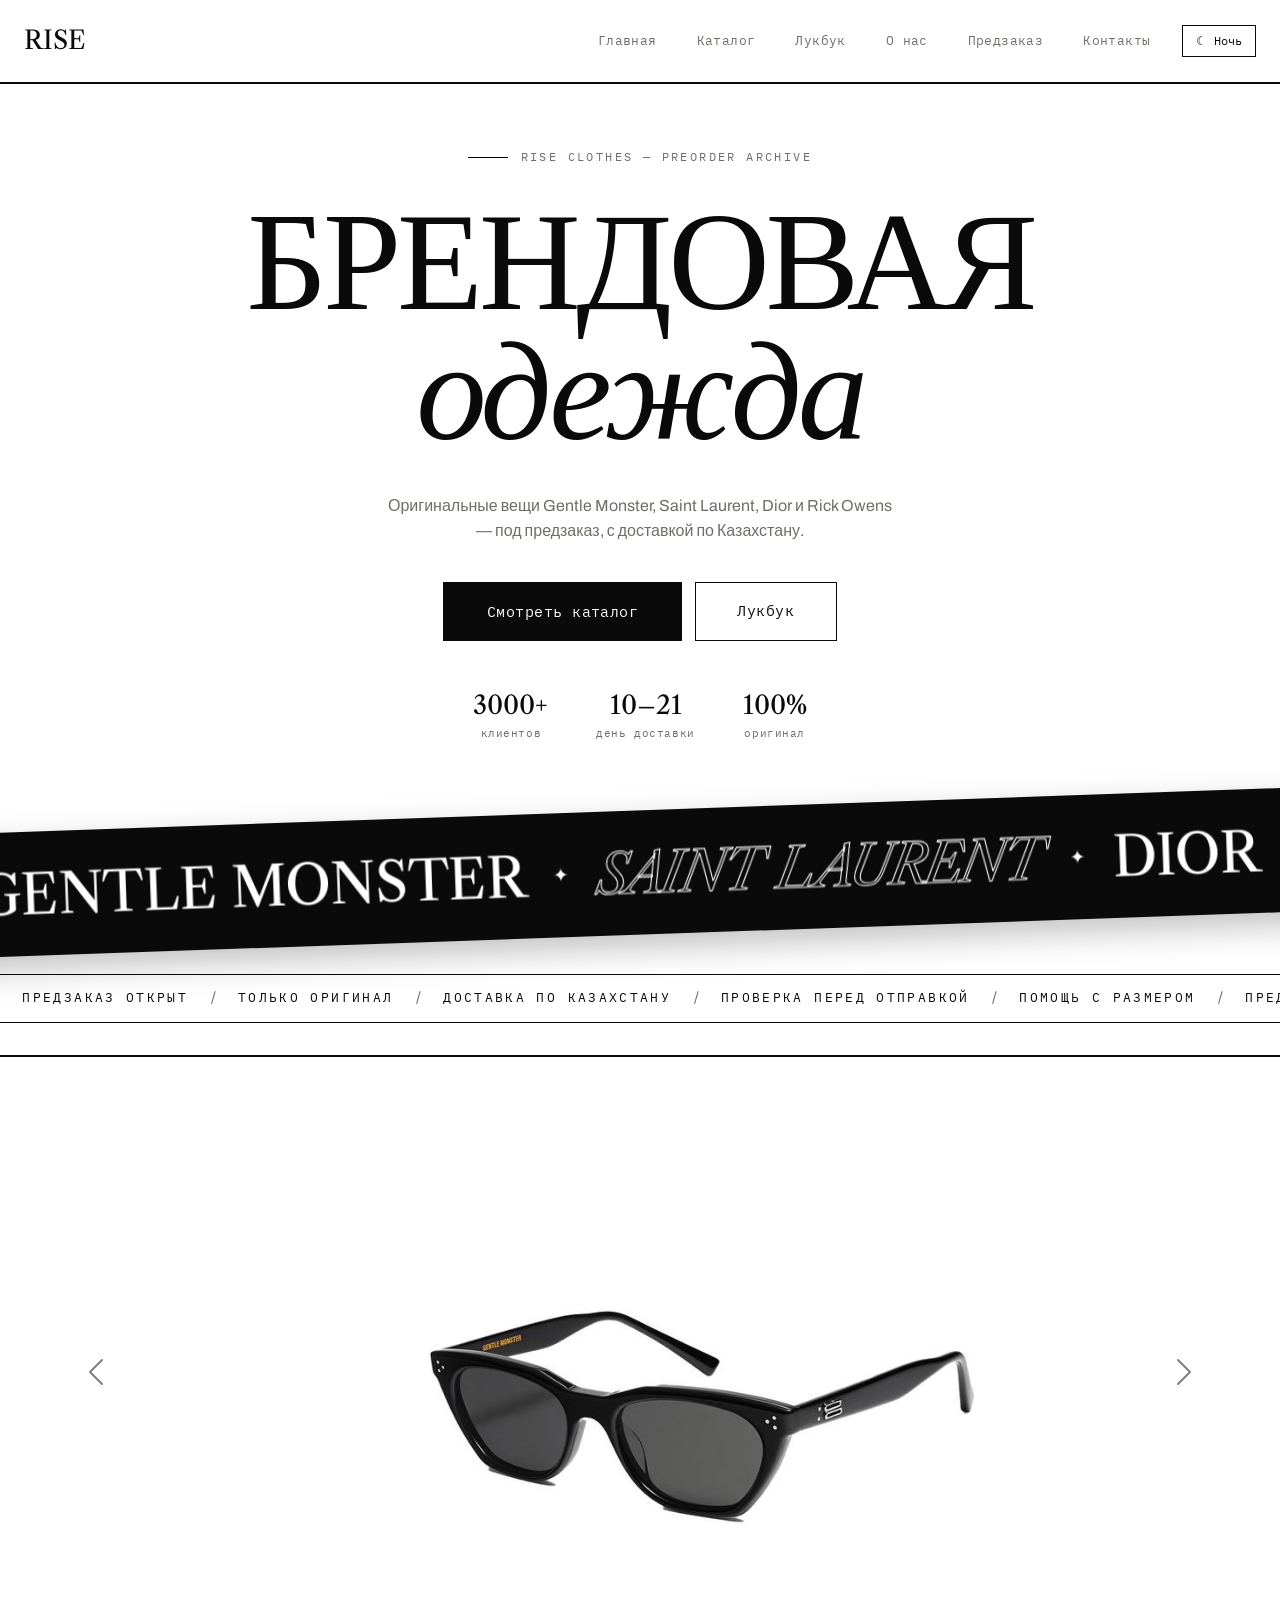
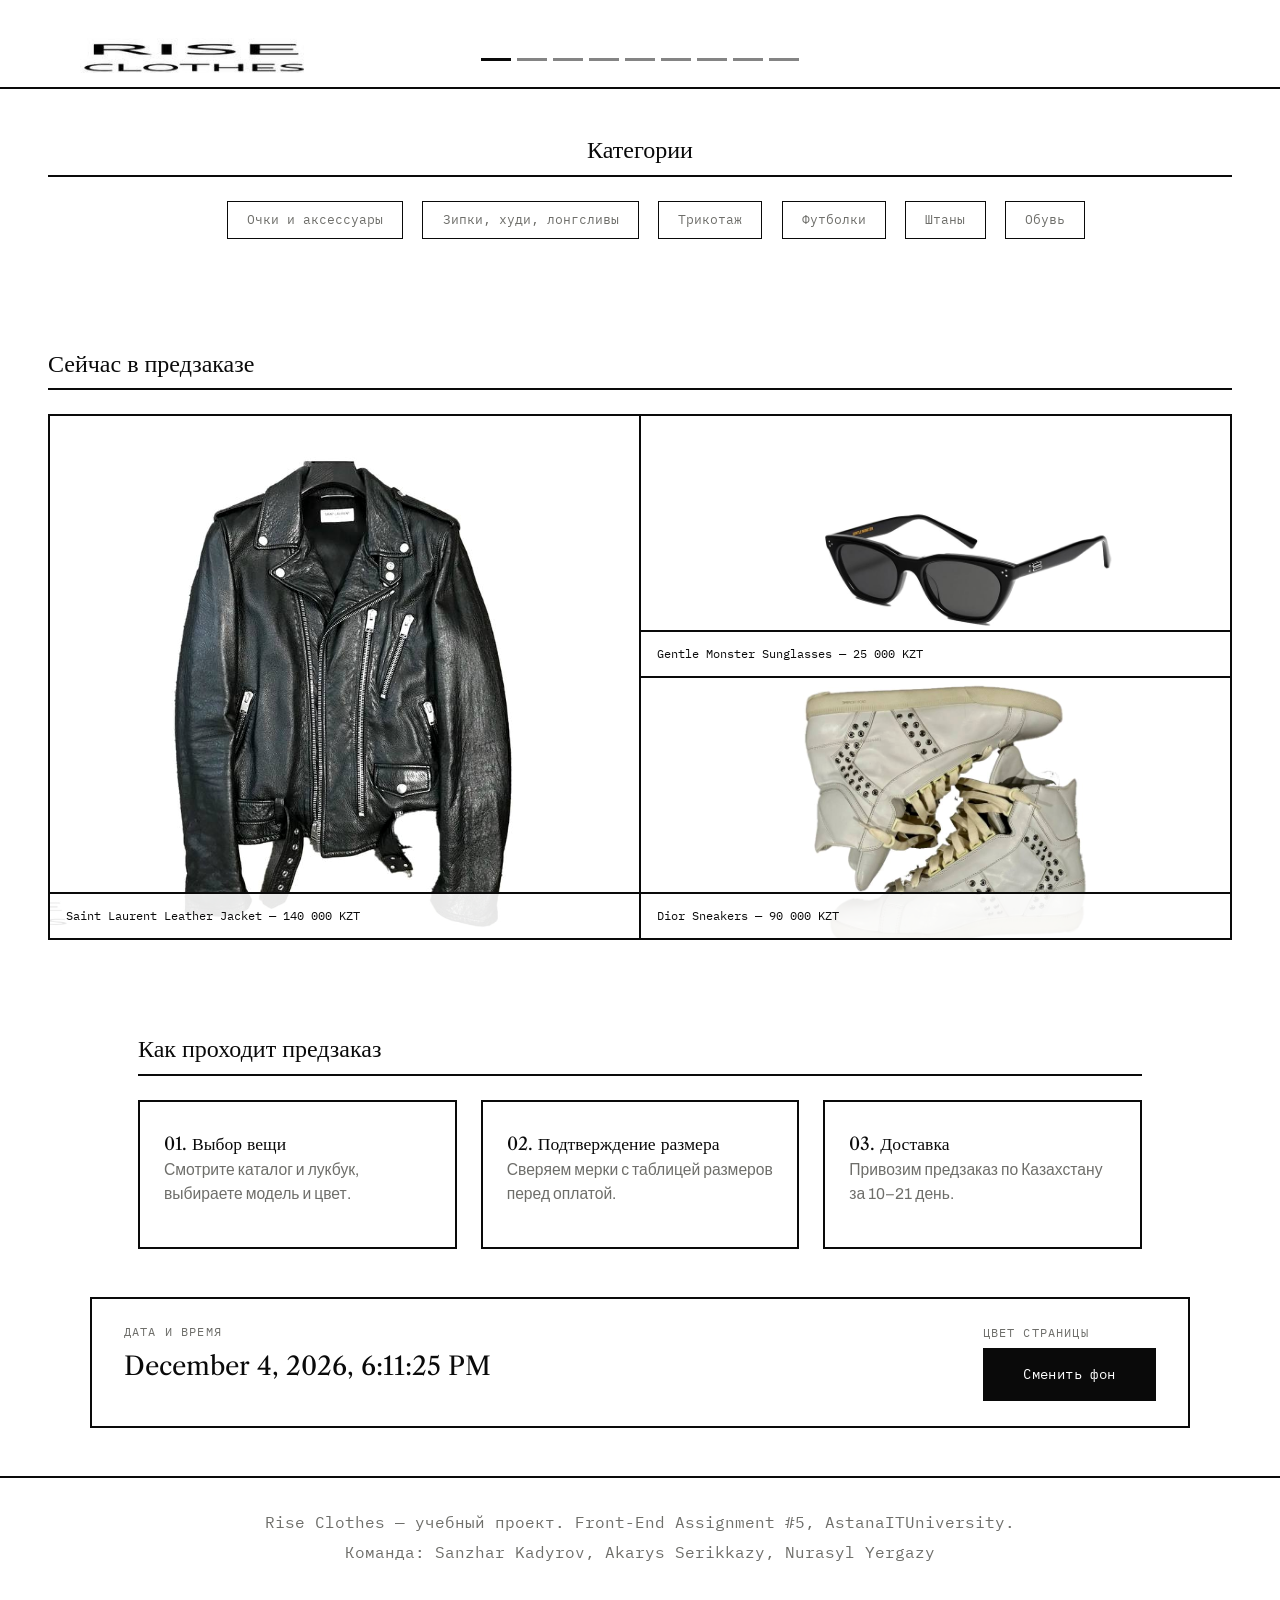
<file: index.html>
<!DOCTYPE html>
<html lang="ru">
<head>
    <meta charset="UTF-8">
    <meta name="viewport" content="width=device-width, initial-scale=1.0">
    <title>Rise Clothes — Preorder Luxury Streetwear</title>
    <link rel="preconnect" href="https://fonts.googleapis.com">
    <link rel="preconnect" href="https://fonts.gstatic.com" crossorigin>
    <link href="https://fonts.googleapis.com/css2?family=Archivo:wght@400;500;600&family=IBM+Plex+Mono:wght@400;500;600&family=Libre+Caslon+Text:ital,wght@0,400;0,700;1,400&display=swap" rel="stylesheet">
    <link href="https://cdn.jsdelivr.net/npm/bootstrap@5.3.3/dist/css/bootstrap.min.css" rel="stylesheet">
    <link rel="stylesheet" href="css/style.css">
    <link rel="stylesheet" href="css/media-queries.css">
</head>

<body>

     <header>
        <nav class="navbar navbar-expand-lg nav-menu">
            <div class="container-fluid px-lg-4">
                <a href="index.html" class="navbar-brand logo">RISE</a>
                <button class="navbar-toggler" type="button" data-bs-toggle="collapse" data-bs-target="#riseNavbar" aria-controls="riseNavbar" aria-expanded="false" aria-label="Открыть меню навигации">
                    <span class="navbar-toggler-icon"></span>
                </button>
                <div class="collapse navbar-collapse" id="riseNavbar">
                    <ul class="navbar-nav ms-lg-auto gap-lg-4 py-3 py-lg-0">
                        <li class="nav-item"><a class="nav-link" href="index.html">Главная</a></li>
                        <li class="nav-item"><a class="nav-link" href="catalog.html">Каталог</a></li>
                        <li class="nav-item"><a class="nav-link" href="lookbook.html">Лукбук</a></li>
                        <li class="nav-item"><a class="nav-link" href="about.html">О нас</a></li>
                        <li class="nav-item"><a class="nav-link" href="sizing.html">Предзаказ</a></li>
                        <li class="nav-item"><a class="nav-link" href="contact.html">Контакты</a></li>
                    </ul>
                    <button type="button" id="themeToggle" class="theme-toggle">☾ Ночь</button>
                </div>
            </div>
        </nav>
    </header>

    <main>

        <section class="hero-editorial">
            <div class="hero-text">
                <span class="hero-label">Rise Clothes — Preorder Archive</span>
                <h1 class="hero-title">Брендовая<br><em>одежда</em></h1>
                <p class="hero-lead">Оригинальные вещи Gentle Monster, Saint Laurent, Dior и Rick Owens — под предзаказ, с доставкой по Казахстану.</p>
                <div class="hero-actions">
                    <a href="catalog.html" class="btn btn-dark btn-lg">Смотреть каталог</a>
                    <a href="lookbook.html" class="btn btn-outline-dark btn-lg">Лукбук</a>
                </div>
                <ul class="hero-meta">
                    <li><strong>3000+</strong><span>клиентов</span></li>
                    <li><strong>10–21</strong><span>день доставки</span></li>
                    <li><strong>100%</strong><span>оригинал</span></li>
                </ul>
            </div>
            <div class="marquee-block" role="region" aria-label="Бренды в предзаказе">
                <div class="marquee marquee-dark">
                    <div class="marquee-track">
                        <div class="marquee-group">
                            <span>Gentle Monster</span><i>✦</i>
                            <span class="outline">Saint Laurent</span><i>✦</i>
                            <span>Dior</span><i>✦</i>
                            <span class="outline">Rick Owens</span><i>✦</i>
                            <span>Vivienne Westwood</span><i>✦</i>
                            <span class="outline">Undercover</span><i>✦</i>
                            <span>Hysteric Glamour</span><i>✦</i>
                            <span class="outline">Maison Margiela</span><i>✦</i>
                        </div>
                        <div class="marquee-group" aria-hidden="true">
                            <span>Gentle Monster</span><i>✦</i>
                            <span class="outline">Saint Laurent</span><i>✦</i>
                            <span>Dior</span><i>✦</i>
                            <span class="outline">Rick Owens</span><i>✦</i>
                            <span>Vivienne Westwood</span><i>✦</i>
                            <span class="outline">Undercover</span><i>✦</i>
                            <span>Hysteric Glamour</span><i>✦</i>
                            <span class="outline">Maison Margiela</span><i>✦</i>
                        </div>
                    </div>
                </div>
                <div class="marquee marquee-light">
                    <div class="marquee-track reverse">
                        <div class="marquee-group">
                            <span>Предзаказ открыт</span><i>/</i>
                            <span>Только оригинал</span><i>/</i>
                            <span>Доставка по Казахстану</span><i>/</i>
                            <span>Проверка перед отправкой</span><i>/</i>
                            <span>Помощь с размером</span><i>/</i>
                        </div>
                        <div class="marquee-group" aria-hidden="true">
                            <span>Предзаказ открыт</span><i>/</i>
                            <span>Только оригинал</span><i>/</i>
                            <span>Доставка по Казахстану</span><i>/</i>
                            <span>Проверка перед отправкой</span><i>/</i>
                            <span>Помощь с размером</span><i>/</i>
                        </div>
                    </div>
                </div>
            </div>
        </section>

        <section class="rise-carousel">
            <div id="riseCarousel" class="carousel slide" data-bs-ride="carousel">
                <div class="carousel-indicators">
                    <button type="button" data-bs-target="#riseCarousel" data-bs-slide-to="0" class="active" aria-current="true" aria-label="Слайд 1"></button>
                    <button type="button" data-bs-target="#riseCarousel" data-bs-slide-to="1" aria-label="Слайд 2"></button>
                    <button type="button" data-bs-target="#riseCarousel" data-bs-slide-to="2" aria-label="Слайд 3"></button>
                    <button type="button" data-bs-target="#riseCarousel" data-bs-slide-to="3" aria-label="Слайд 4"></button>
                    <button type="button" data-bs-target="#riseCarousel" data-bs-slide-to="4" aria-label="Слайд 5"></button>
                    <button type="button" data-bs-target="#riseCarousel" data-bs-slide-to="5" aria-label="Слайд 6"></button>
                    <button type="button" data-bs-target="#riseCarousel" data-bs-slide-to="6" aria-label="Слайд 7"></button>
                    <button type="button" data-bs-target="#riseCarousel" data-bs-slide-to="7" aria-label="Слайд 8"></button>
                    <button type="button" data-bs-target="#riseCarousel" data-bs-slide-to="8" aria-label="Слайд 9"></button>
                </div>
                <div class="carousel-inner">
                    <div class="carousel-item active"><img src="images/product1.jpg" class="d-block w-100" alt="Gentle Monster Sunglasses"></div>
                    <div class="carousel-item"><img src="images/product2.jpg" class="d-block w-100" alt="Saint Laurent Leather Jacket"></div>
                    <div class="carousel-item"><img src="images/product3.jpg" class="d-block w-100" alt="Dior Sneakers"></div>
                    <div class="carousel-item"><img src="images/product4.jpg" class="d-block w-100" alt="Товар в предзаказе"></div>
                    <div class="carousel-item"><img src="images/product5.jpg" class="d-block w-100" alt="Товар в предзаказе"></div>
                    <div class="carousel-item"><img src="images/product6.jpg" class="d-block w-100" alt="Товар в предзаказе"></div>
                    <div class="carousel-item"><img src="images/look1.jpg" class="d-block w-100" alt="Look 01"></div>
                    <div class="carousel-item"><img src="images/look2.jpg" class="d-block w-100" alt="Look 02"></div>
                    <div class="carousel-item"><img src="images/look3.jpg" class="d-block w-100" alt="Look 03"></div>
                </div>
                <button class="carousel-control-prev" type="button" data-bs-target="#riseCarousel" data-bs-slide="prev">
                    <span class="carousel-control-prev-icon" aria-hidden="true"></span>
                    <span class="visually-hidden">Предыдущий слайд</span>
                </button>
                <button class="carousel-control-next" type="button" data-bs-target="#riseCarousel" data-bs-slide="next">
                    <span class="carousel-control-next-icon" aria-hidden="true"></span>
                    <span class="visually-hidden">Следующий слайд</span>
                </button>
            </div>
        </section>

        <section class="categories">
            <h2>Категории</h2>
            <ul class="category-list">
                <li>Очки и аксессуары</li>
                <li>Зипки, худи, лонгсливы</li>
                <li>Трикотаж</li>
                <li>Футболки</li>
                <li>Штаны</li>
                <li>Обувь</li>
            </ul>
        </section>

        <section class="featured">
            <h2>Сейчас в предзаказе</h2>
            <div class="masonry-grid">
                <a href="catalog.html" class="masonry-item masonry-large">
                    <img src="images/product2.jpg" alt="Saint Laurent кожаная куртка">
                    <span class="caption">Saint Laurent Leather Jacket — 140 000 KZT</span>
                </a>
                <a href="catalog.html" class="masonry-item">
                    <img src="images/product1.jpg" alt="Gentle Monster солнцезащитные очки">
                    <span class="caption">Gentle Monster Sunglasses — 25 000 KZT</span>
                </a>
                <a href="catalog.html" class="masonry-item">
                    <img src="images/product3.jpg" alt="Dior кроссовки">
                    <span class="caption">Dior Sneakers — 90 000 KZT</span>
                </a>
            </div>
        </section>

        <section class="why-us">
            <h2>Как проходит предзаказ</h2>
            <div class="mq-cards">
                <div class="mq-card">
                    <h3>01. Выбор вещи</h3>
                    <p>Смотрите каталог и лукбук, выбираете модель и цвет.</p>
                </div>
                <div class="mq-card">
                    <h3>02. Подтверждение размера</h3>
                    <p>Сверяем мерки с таблицей размеров перед оплатой.</p>
                </div>
                <div class="mq-card">
                    <h3>03. Доставка</h3>
                    <p>Привозим предзаказ по Казахстану за 10–21 день.</p>
                </div>
            </div>
        </section>

        <section class="live-panel">
            <div class="live-clock">
                <span class="live-label">Дата и время</span>
                <p id="datetime" class="live-time"></p>
            </div>
            <div class="live-theme">
                <span class="live-label">Цвет страницы</span>
                <button type="button" id="colorBtn" class="btn btn-dark">Сменить фон</button>
            </div>
        </section>

    </main>

    <footer>
        <p>Rise Clothes — учебный проект. Front-End Assignment #5, AstanaITUniversity.</p>
        <p>Команда: Sanzhar Kadyrov, Akarys Serikkazy, Nurasyl Yergazy</p>
    </footer>
    <script src="https://cdn.jsdelivr.net/npm/bootstrap@5.3.3/dist/js/bootstrap.bundle.min.js"></script>
    <script src="js/sound.js"></script>
    <script src="js/theme.js"></script>
    <script src="js/keyboard-nav.js"></script>
    <script src="js/datetime.js"></script>
    <script src="js/bgcolor.js"></script>
</body>
</html>
</file>
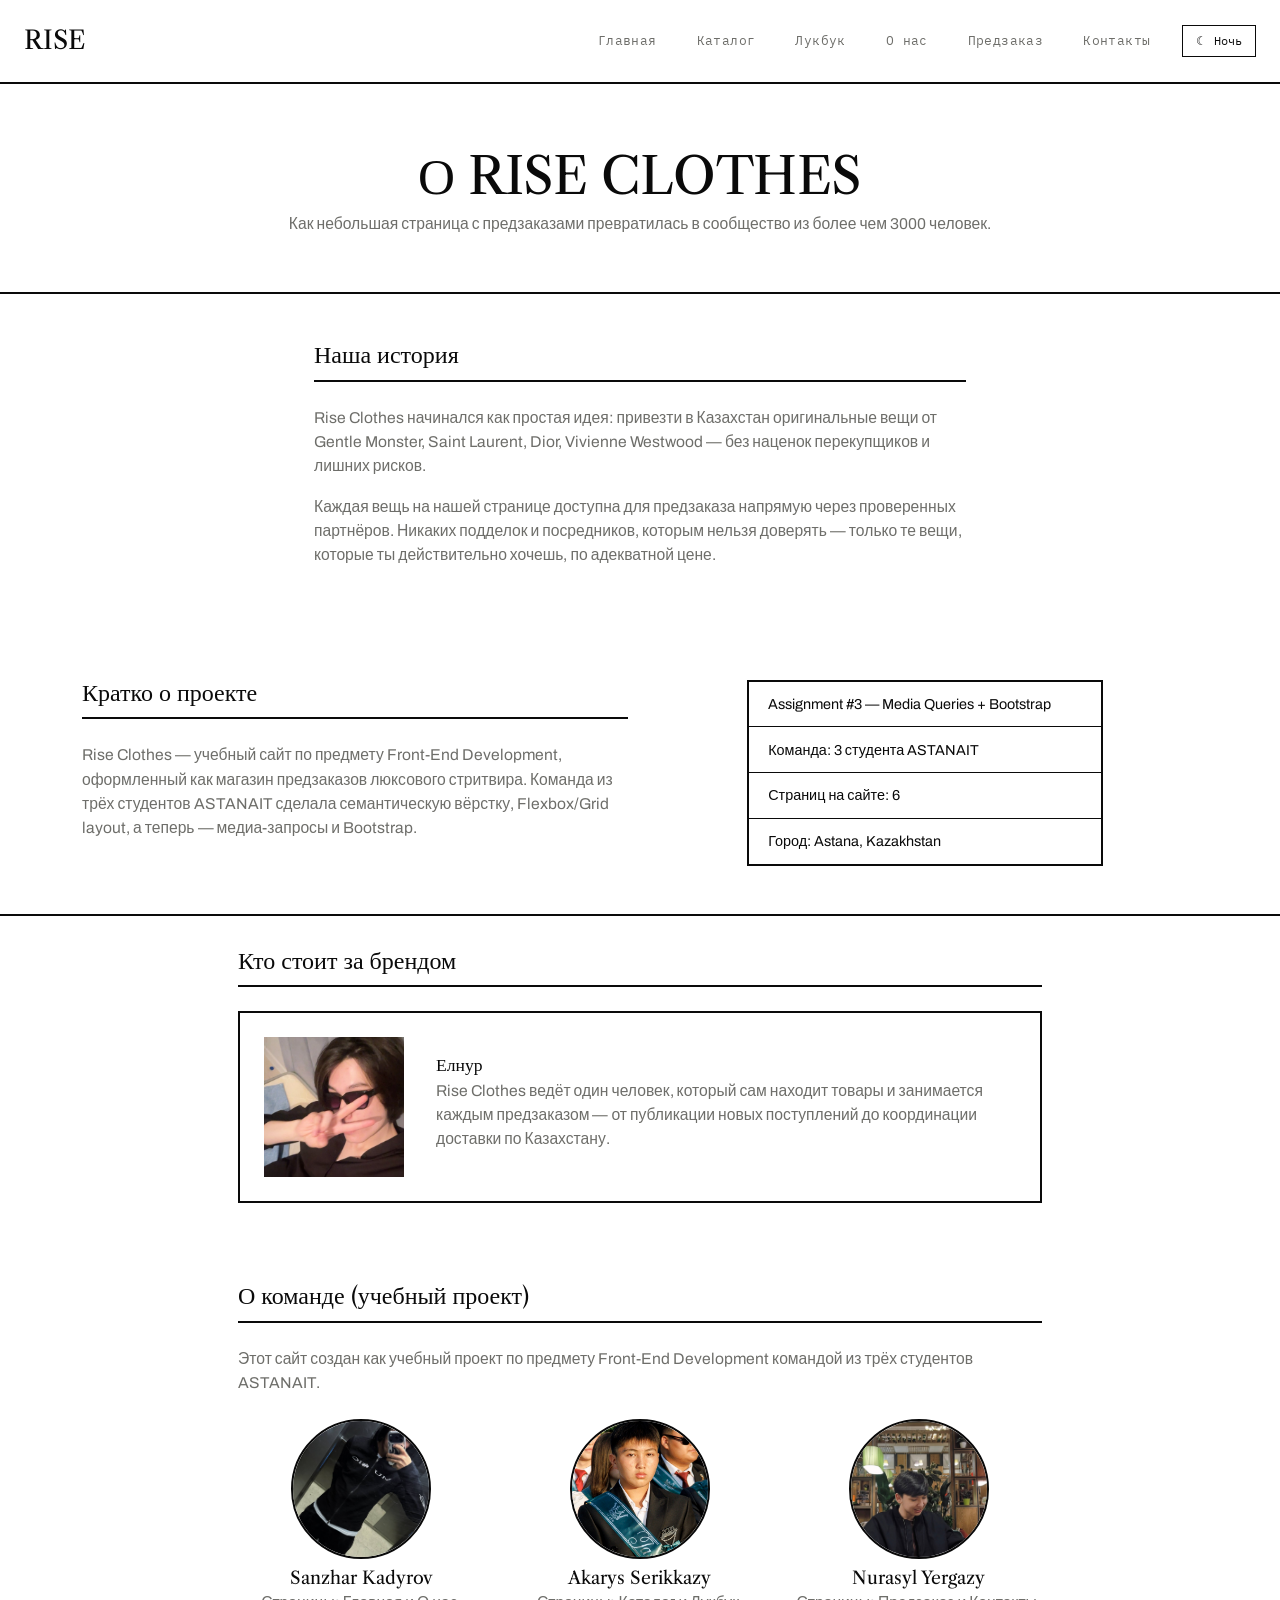
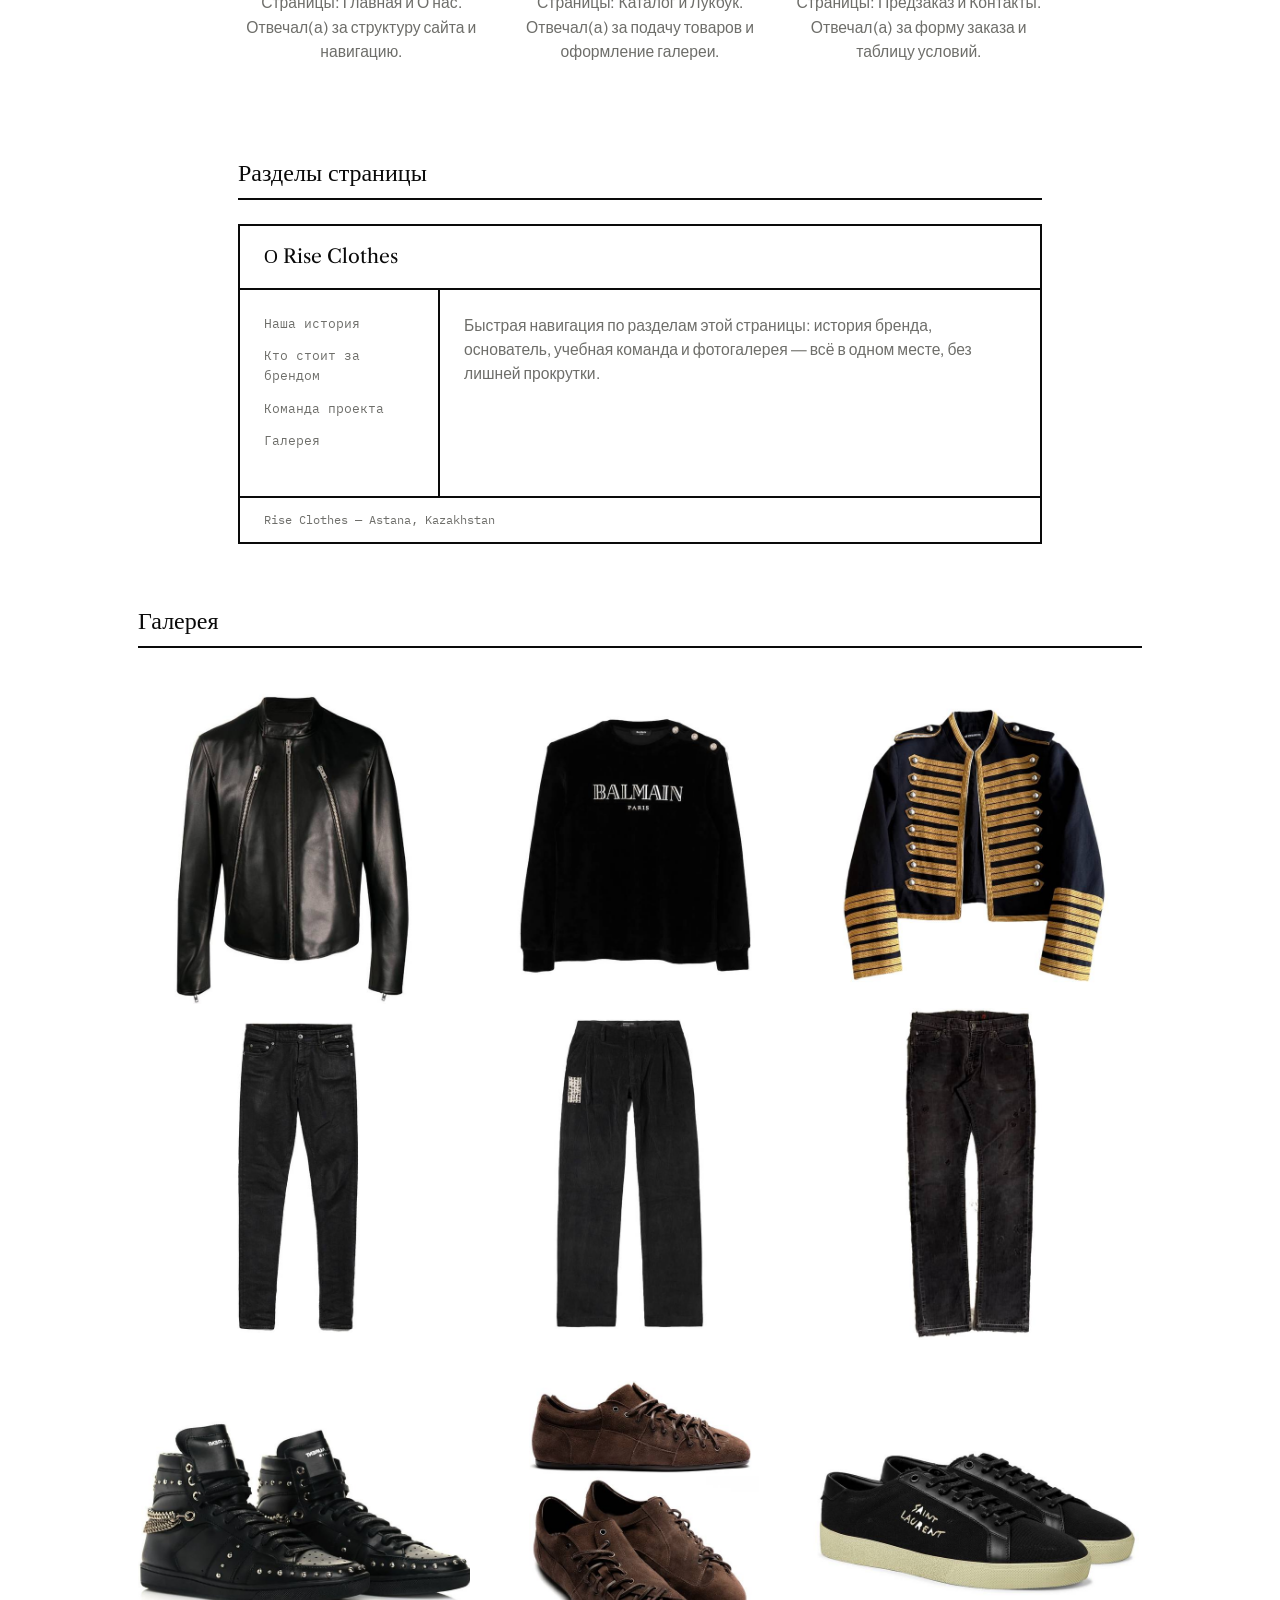
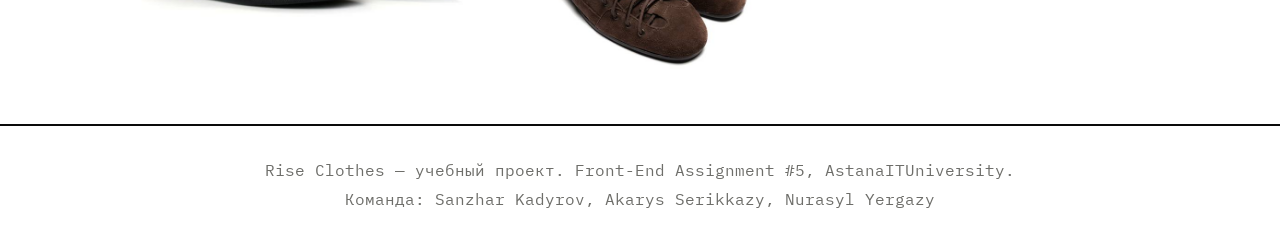
<file: about.html>
<!DOCTYPE html>
<html lang="ru">
<head>
    <meta charset="UTF-8">
    <meta name="viewport" content="width=device-width, initial-scale=1.0">
    <title>О нас — Rise Clothes</title>
    <link rel="preconnect" href="https://fonts.googleapis.com">
    <link rel="preconnect" href="https://fonts.gstatic.com" crossorigin>
    <link href="https://fonts.googleapis.com/css2?family=Archivo:wght@400;500;600&family=IBM+Plex+Mono:wght@400;500;600&family=Libre+Caslon+Text:ital,wght@0,400;0,700;1,400&display=swap" rel="stylesheet">
    <link href="https://cdn.jsdelivr.net/npm/bootstrap@5.3.3/dist/css/bootstrap.min.css" rel="stylesheet">
    <link rel="stylesheet" href="css/style.css">
    <link rel="stylesheet" href="css/media-queries.css">
</head>

<body>

     <header>
        <nav class="navbar navbar-expand-lg nav-menu">
            <div class="container-fluid px-lg-4">
                <a href="index.html" class="navbar-brand logo">RISE</a>
                <button class="navbar-toggler" type="button" data-bs-toggle="collapse" data-bs-target="#riseNavbar" aria-controls="riseNavbar" aria-expanded="false" aria-label="Открыть меню навигации">
                    <span class="navbar-toggler-icon"></span>
                </button>
                <div class="collapse navbar-collapse" id="riseNavbar">
                    <ul class="navbar-nav ms-lg-auto gap-lg-4 py-3 py-lg-0">
                        <li class="nav-item"><a class="nav-link" href="index.html">Главная</a></li>
                        <li class="nav-item"><a class="nav-link" href="catalog.html">Каталог</a></li>
                        <li class="nav-item"><a class="nav-link" href="lookbook.html">Лукбук</a></li>
                        <li class="nav-item"><a class="nav-link" href="about.html">О нас</a></li>
                        <li class="nav-item"><a class="nav-link" href="sizing.html">Предзаказ</a></li>
                        <li class="nav-item"><a class="nav-link" href="contact.html">Контакты</a></li>
                    </ul>
                    <button type="button" id="themeToggle" class="theme-toggle">☾ Ночь</button>
                </div>
            </div>
        </nav>
    </header>   

    <main>

        <section class="page-header">
            <h1>О Rise Clothes</h1>
            <p>Как небольшая страница с предзаказами превратилась в сообщество из более чем 3000 человек.</p>
        </section>

        <section class="story">
            <h2>Наша история</h2>
            <p>Rise Clothes начинался как простая идея: привезти в Казахстан оригинальные вещи от Gentle Monster, Saint Laurent, Dior, Vivienne Westwood — без наценок перекупщиков и лишних рисков.</p>
            <p>Каждая вещь на нашей странице доступна для предзаказа напрямую через проверенных партнёров. Никаких подделок и посредников, которым нельзя доверять — только те вещи, которые ты действительно хочешь, по адекватной цене.</p>
        </section>

        <section class="bs-grid-section">
            <div class="container">
                <div class="row g-4">
                    <div class="col-lg-6">
                        <h2>Кратко о проекте</h2>
                        <p>Rise Clothes — учебный сайт по предмету Front-End Development, оформленный как магазин предзаказов люксового стритвира. Команда из трёх студентов ASTANAIT сделала семантическую вёрстку, Flexbox/Grid layout, а теперь — медиа-запросы и Bootstrap.</p>
                    </div>
                    <div class="col-lg-4 offset-lg-1">
                        <ul class="bs-grid-facts list-unstyled mb-0">
                            <li>Assignment #3 — Media Queries + Bootstrap</li>
                            <li>Команда: 3 студента ASTANAIT</li>
                            <li>Страниц на сайте: 6</li>
                            <li>Город: Astana, Kazakhstan</li>
                        </ul>
                    </div>
                </div>
            </div>
        </section>
        
        <section class="founder">
            <h2>Кто стоит за брендом</h2>
            <div class="founder-card">
                <img src="images/foudner.png" alt="Основатель Rise Clothes" class="founder-photo">
                <div>
                    <h3>Елнур</h3>
                    <p>Rise Clothes ведёт один человек, который сам находит товары и занимается каждым предзаказом — от публикации новых поступлений до координации доставки по Казахстану.</p>
                </div>
            </div>
        </section>

        <section class="team">
            <h2>О команде (учебный проект)</h2>
            <p>Этот сайт создан как учебный проект по предмету Front-End Development командой из трёх студентов ASTANAIT.</p>
            <div class="team-grid">
                <div class="team-member">
                    <img src="images/team-1.jpg" alt="Участник команды 1" class="team-photo">
                    <h3>Sanzhar Kadyrov</h3>
                    <p>Страницы: Главная и О нас. Отвечал(а) за структуру сайта и навигацию.</p>
                </div>
                <div class="team-member">
                    <img src="images/team-2.jpg" alt="Участник команды 2" class="team-photo">
                    <h3>Akarys Serikkazy</h3>
                    <p>Страницы: Каталог и Лукбук. Отвечал(а) за подачу товаров и оформление галереи.</p>
                </div>
                <div class="team-member">
                    <img src="images/team-3.jpg" alt="Участник команды 3" class="team-photo">
                    <h3>Nurasyl Yergazy</h3>
                    <p>Страницы: Предзаказ и Контакты. Отвечал(а) за форму заказа и таблицу условий.</p>
                </div>
            </div>
        </section>

        <section class="page-layout">
            <h2>Разделы страницы</h2>
            <div class="grid-layout">
                <div class="gl-header">О Rise Clothes</div>
                <div class="gl-sidebar">
                    <a href="#">Наша история</a>
                    <a href="#">Кто стоит за брендом</a>
                    <a href="#">Команда проекта</a>
                    <a href="#">Галерея</a>
                </div>
                <div class="gl-main">
                    <p>Быстрая навигация по разделам этой страницы: история бренда, основатель, учебная команда и фотогалерея — всё в одном месте, без лишней прокрутки.</p>
                </div>
                <div class="gl-footer">Rise Clothes — Astana, Kazakhstan</div>
            </div>
        </section>

        <section class="gallery">
            <h2>Галерея</h2>
            <div class="gallery-grid">
                <div class="gallery-item">
                    <img src="images/product13.jpg" alt="Maison Margiela leather jacket">
                    <span class="gallery-caption">Maison Margiela</span>
                </div>
                <div class="gallery-item">
                    <img src="images/product14.jpg" alt="Balmain Sweater ">
                    <span class="gallery-caption">Balmain</span>
                </div>
                <div class="gallery-item">
                    <img src="images/product21.jpg" alt="Ann Demeulemeester Jacket">
                    <span class="gallery-caption">Ann Demeulemeester</span>
                </div>
                <div class="gallery-item">
                    <img src="images/product23.jpg" alt="Rick Owens waxed Jeans">
                    <span class="gallery-caption">Rick Owens</span>
                </div>
                <div class="gallery-item">
                    <img src="images/product17.jpg" alt="Enfants Riches Deprimes velvet pants">
                    <span class="gallery-caption">Enfants Riches Deprimes</span>
                </div>
                <div class="gallery-item">
                    <img src="images/product24.jpg" alt="Undercover Jeans">
                    <span class="gallery-caption">Undercover</span>
                </div>
                <div class="gallery-item">
                    <img src="images/product22.jpg" alt="Saint Laurent sneakers">
                    <span class="gallery-caption">Saint Laurent</span>
                </div>
                <div class="gallery-item">
                    <img src="images/product20.jpg" alt="No Faith Studios sneakers">
                    <span class="gallery-caption">No Faith Studios</span>
                </div>
                <div class="gallery-item">
                    <img src="images/product15.jpg" alt="Saint Laurent sneakers">
                    <span class="gallery-caption">Saint Laurent</span>
                </div>
            </div>
        </section>

    </main>

    <footer>
        <p>Rise Clothes — учебный проект. Front-End Assignment #5, AstanaITUniversity.</p>
        <p>Команда: Sanzhar Kadyrov, Akarys Serikkazy, Nurasyl Yergazy</p>
    </footer>
    <script src="https://cdn.jsdelivr.net/npm/bootstrap@5.3.3/dist/js/bootstrap.bundle.min.js"></script>
    <script src="js/sound.js"></script>
    <script src="js/theme.js"></script>
    <script src="js/keyboard-nav.js"></script>
</body>
</html>
</file>
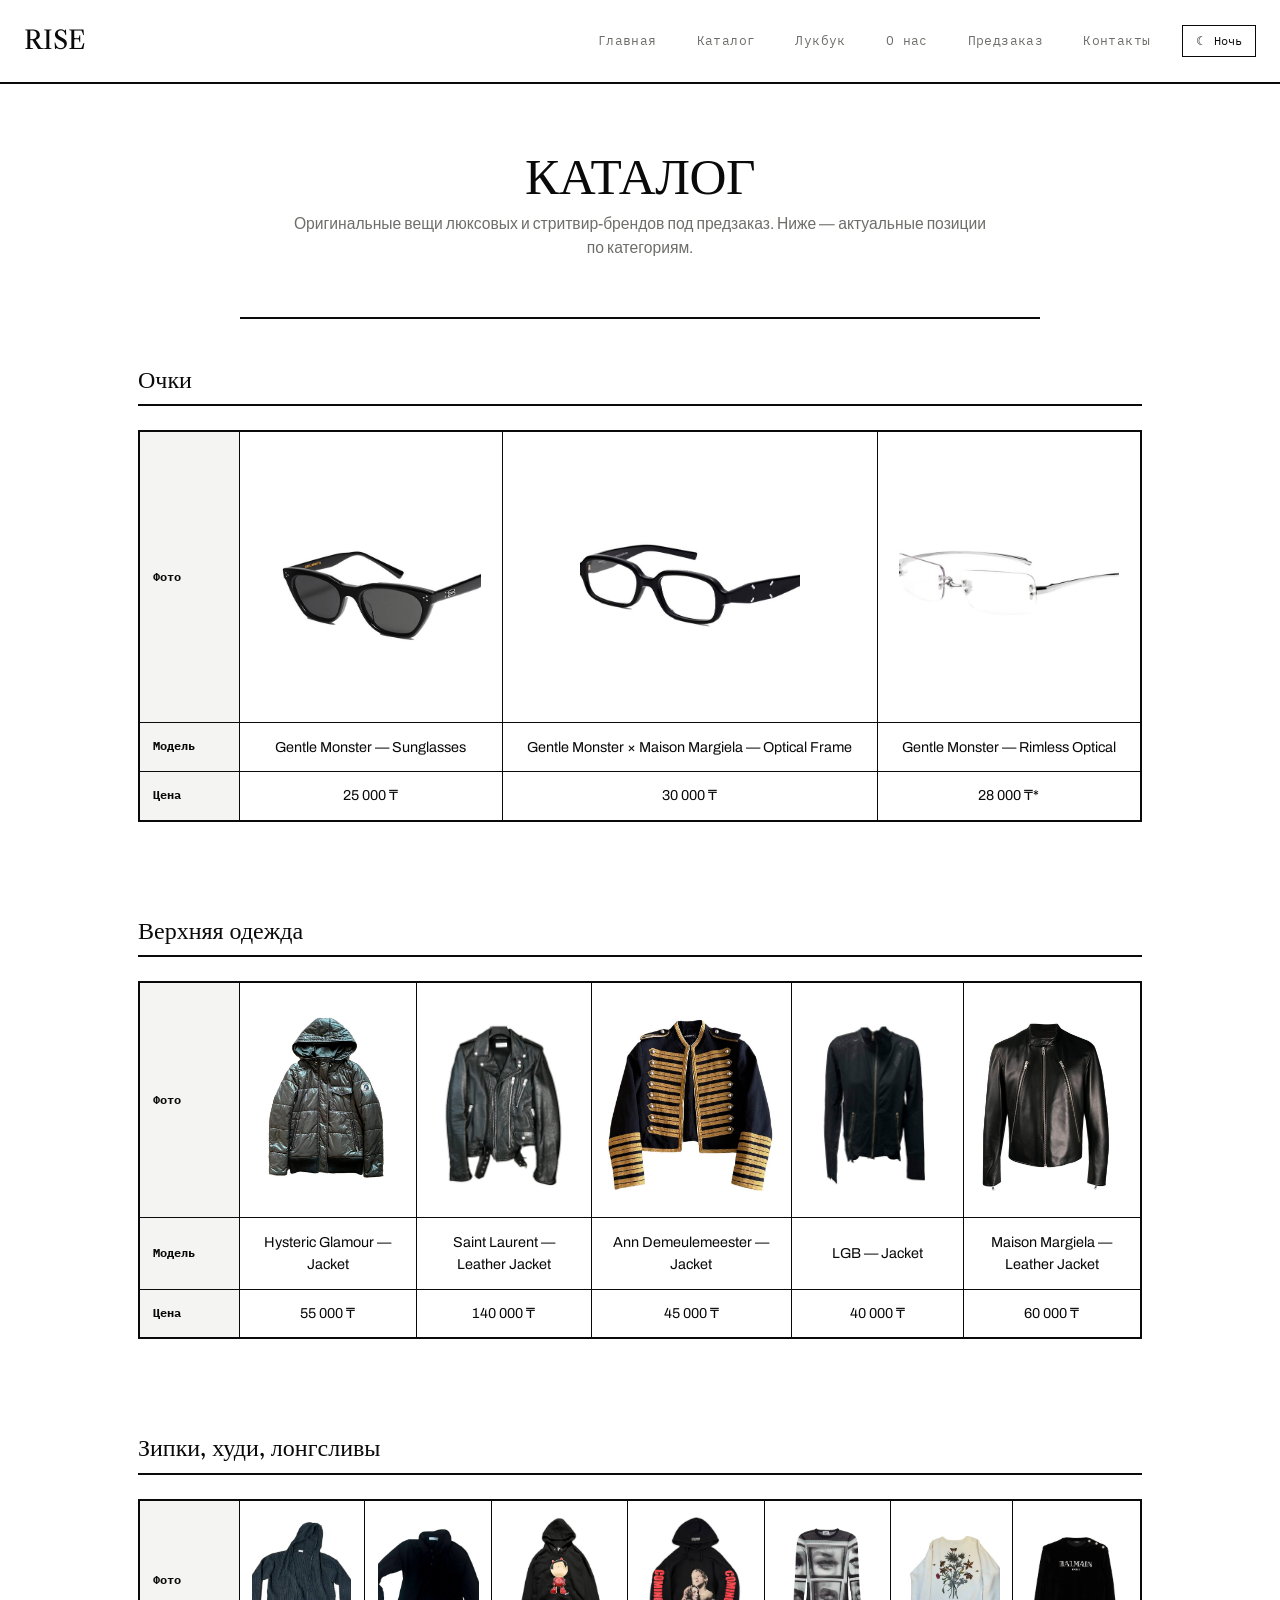
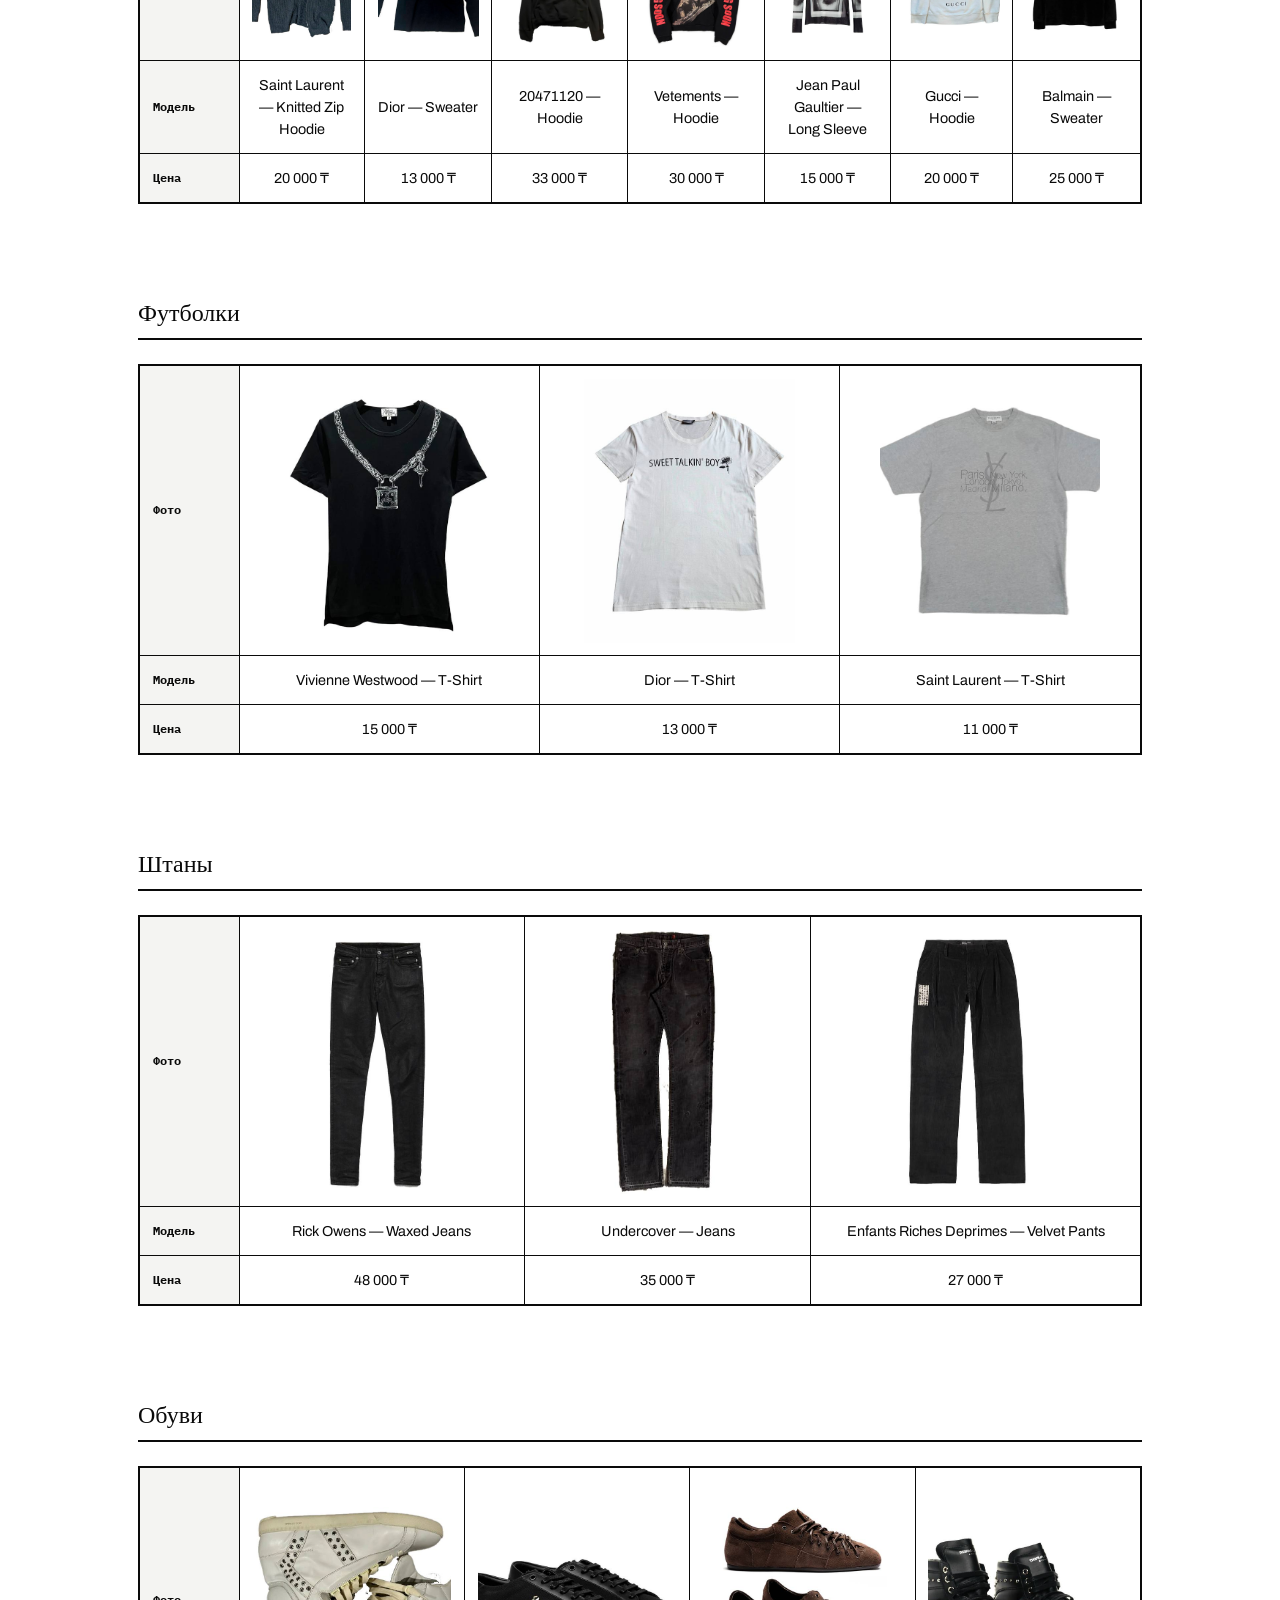
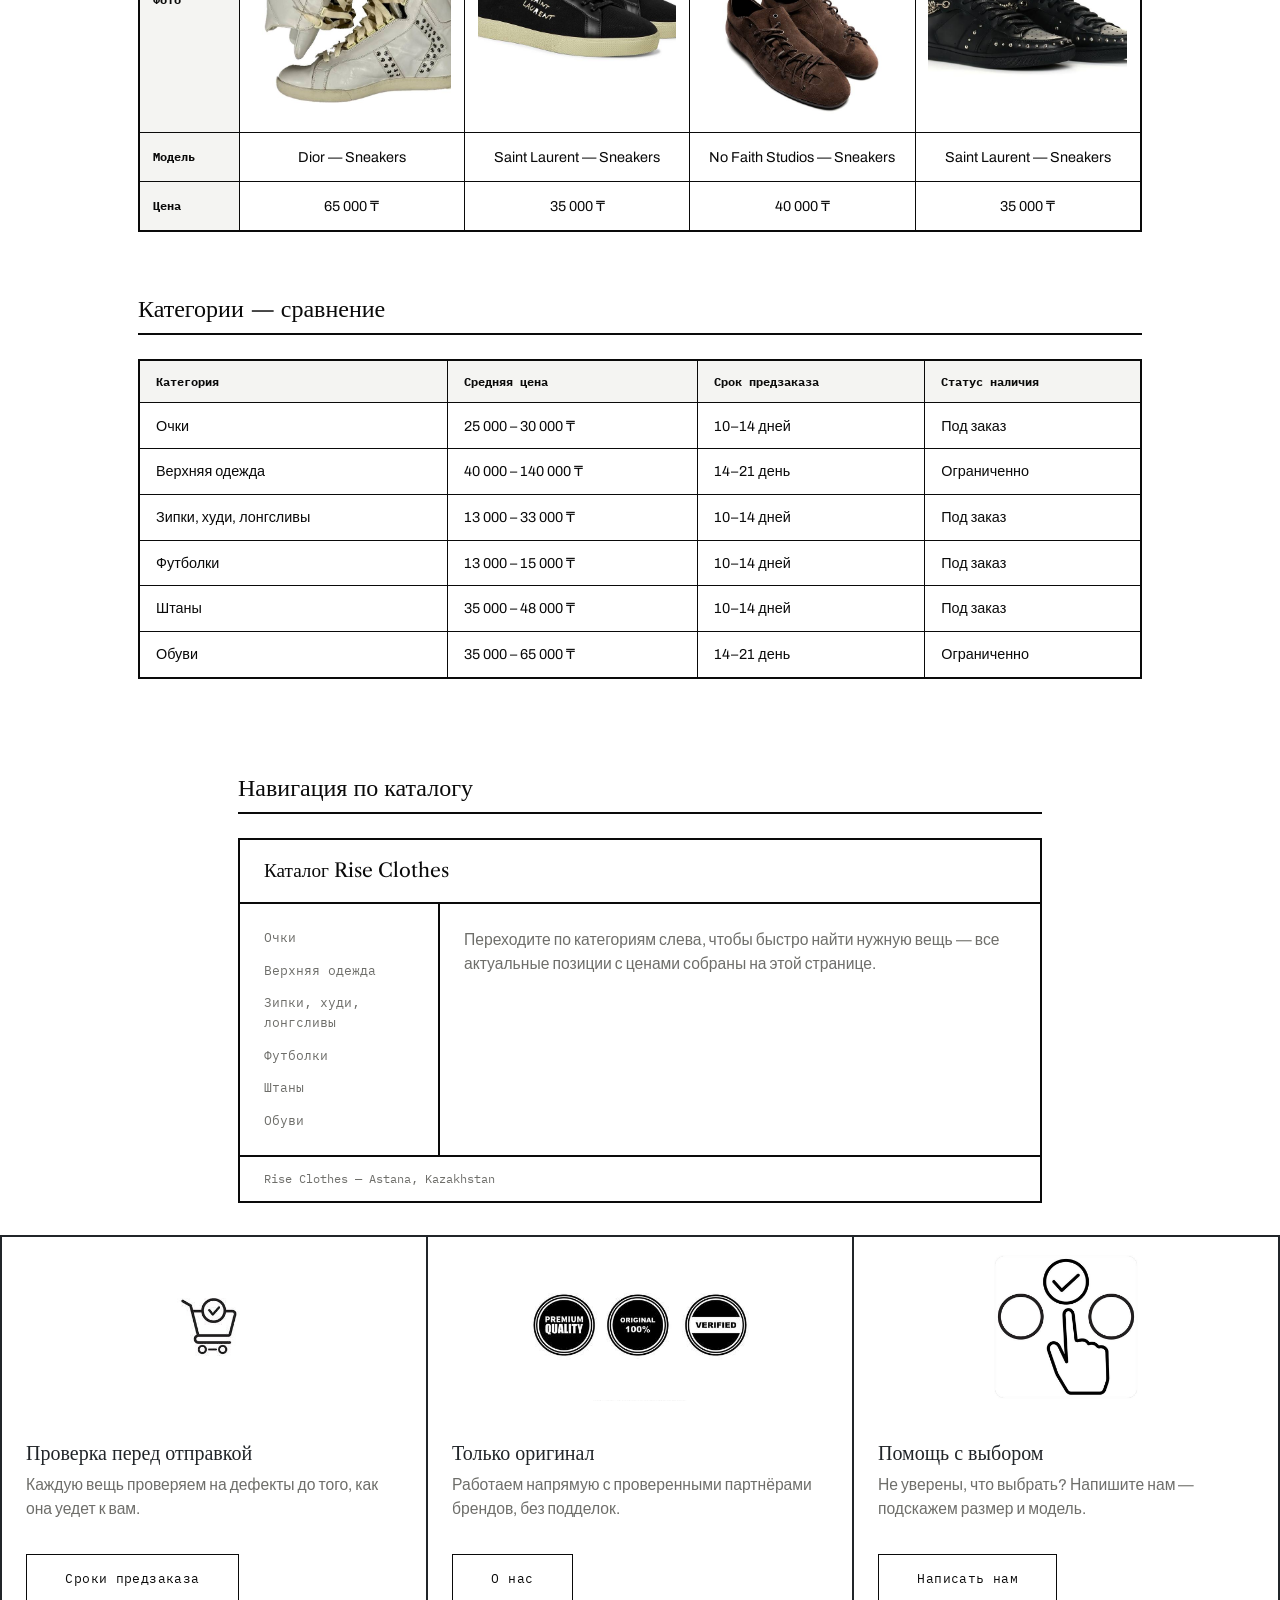
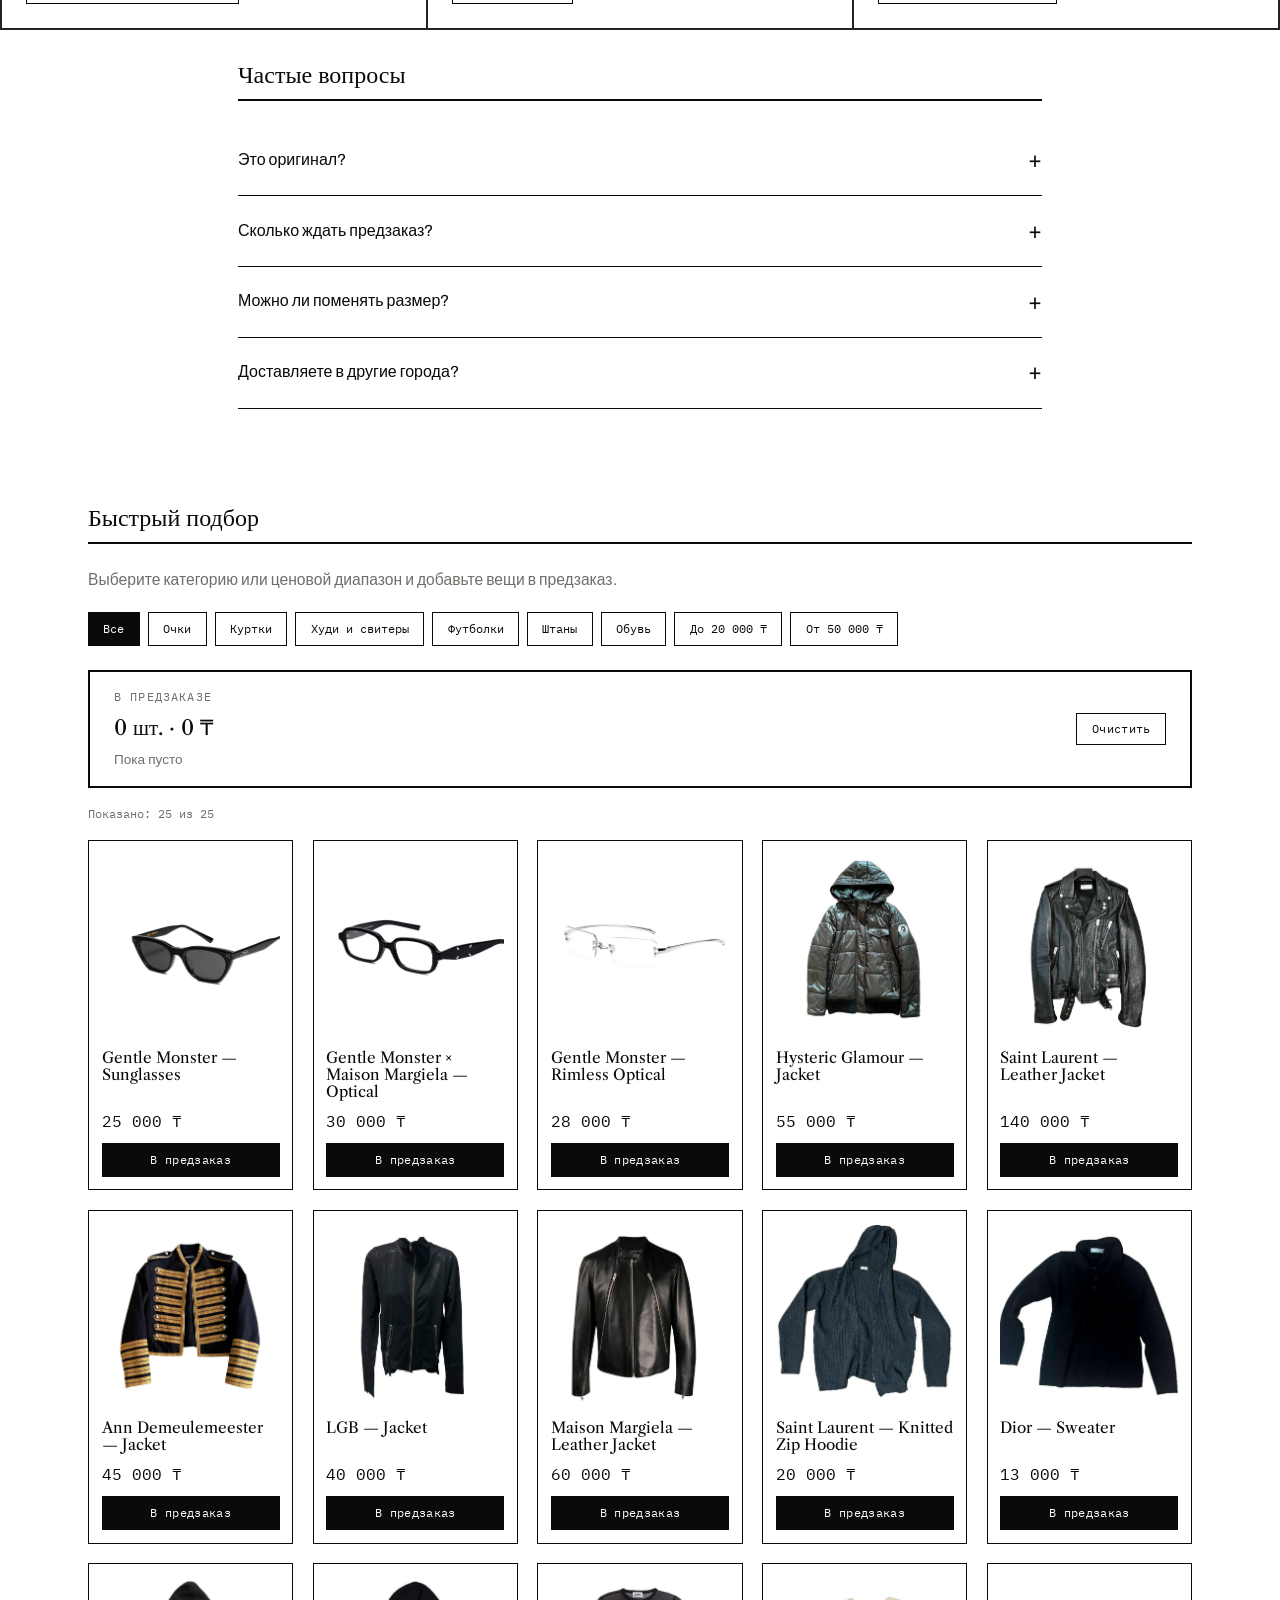
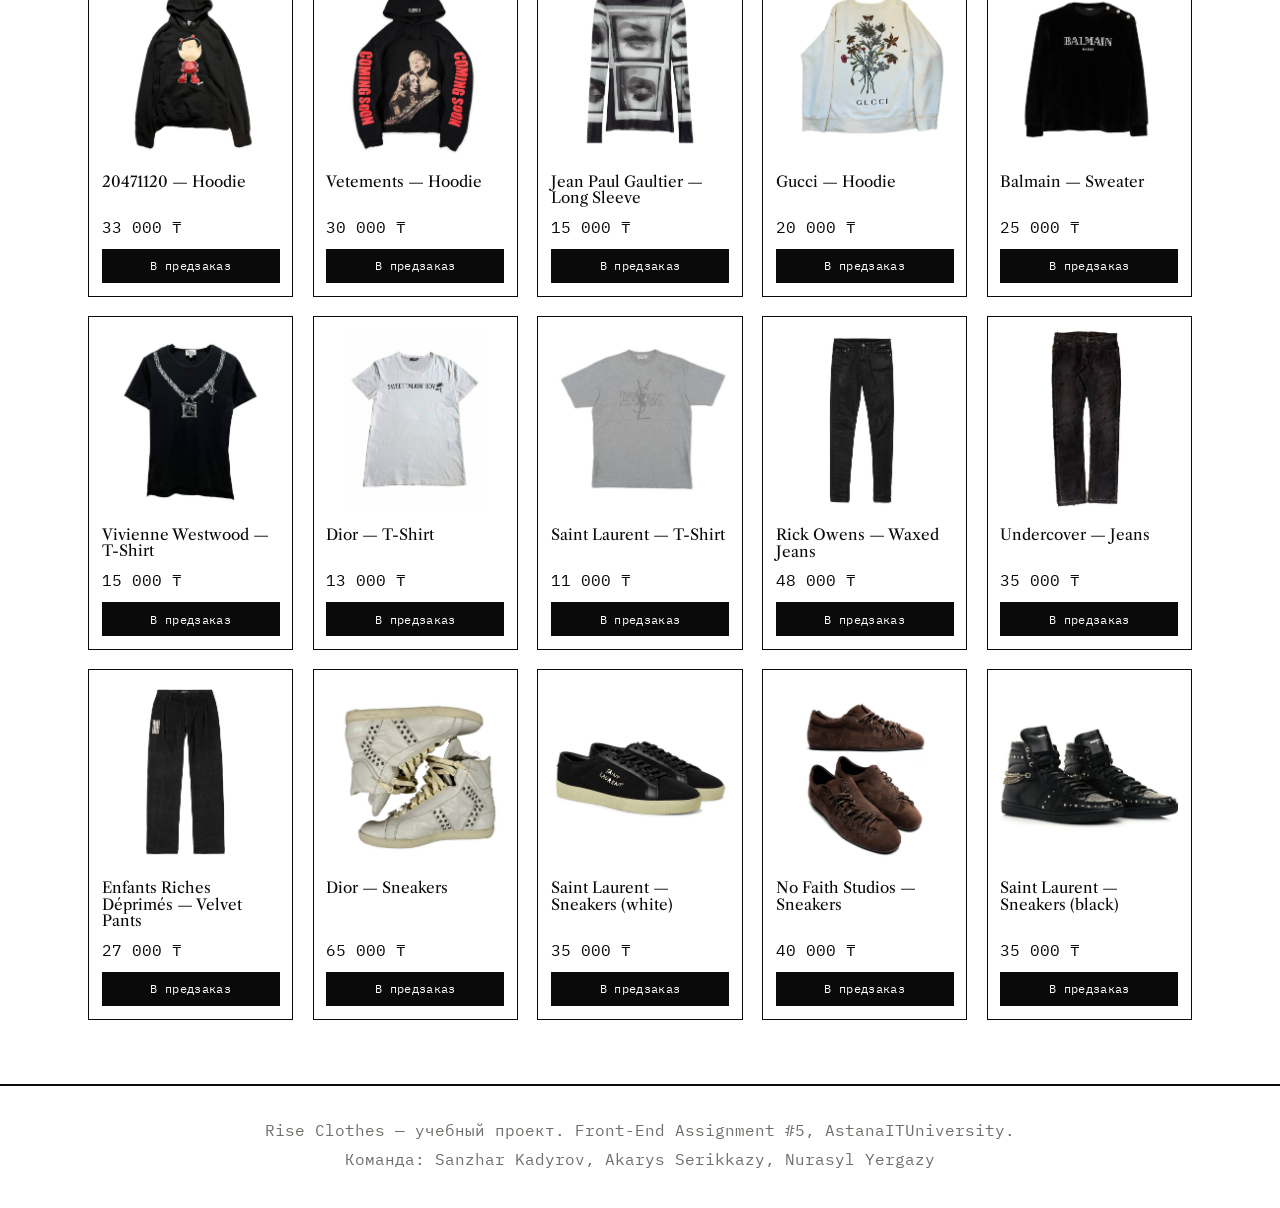
<file: catalog.html>
<!DOCTYPE html>
<html lang="ru">
<head>
    <meta charset="UTF-8">
    <meta name="viewport" content="width=device-width, initial-scale=1.0">
    <title>Каталог — Rise Clothes</title>
    <link rel="preconnect" href="https://fonts.googleapis.com">
    <link rel="preconnect" href="https://fonts.gstatic.com" crossorigin>
    <link href="https://fonts.googleapis.com/css2?family=Archivo:wght@400;500;600&family=IBM+Plex+Mono:wght@400;500;600&family=Libre+Caslon+Text:ital,wght@0,400;0,700;1,400&display=swap" rel="stylesheet">
    <link href="https://cdn.jsdelivr.net/npm/bootstrap@5.3.3/dist/css/bootstrap.min.css" rel="stylesheet">
    <link rel="stylesheet" href="css/style.css">
    <link rel="stylesheet" href="css/media-queries.css">
</head>
<body>

    <header>
        <nav class="navbar navbar-expand-lg nav-menu">
            <div class="container-fluid px-lg-4">
                <a href="index.html" class="navbar-brand logo">RISE</a>
                <button class="navbar-toggler" type="button" data-bs-toggle="collapse" data-bs-target="#riseNavbar" aria-controls="riseNavbar" aria-expanded="false" aria-label="Открыть меню навигации">
                    <span class="navbar-toggler-icon"></span>
                </button>
                <div class="collapse navbar-collapse" id="riseNavbar">
                    <ul class="navbar-nav ms-lg-auto gap-lg-4 py-3 py-lg-0">
                        <li class="nav-item"><a class="nav-link" href="index.html">Главная</a></li>
                        <li class="nav-item"><a class="nav-link" href="catalog.html">Каталог</a></li>
                        <li class="nav-item"><a class="nav-link" href="lookbook.html">Лукбук</a></li>
                        <li class="nav-item"><a class="nav-link" href="about.html">О нас</a></li>
                        <li class="nav-item"><a class="nav-link" href="sizing.html">Предзаказ</a></li>
                        <li class="nav-item"><a class="nav-link" href="contact.html">Контакты</a></li>
                    </ul>
                    <button type="button" id="themeToggle" class="theme-toggle">☾ Ночь</button>
                </div>
            </div>
        </nav>
    </header>

    <main>

        <section class="page-intro">
            <h1>Каталог</h1>
            <p>Оригинальные вещи люксовых и стритвир-брендов под предзаказ. Ниже — актуальные позиции по категориям.</p>
        </section>

        <section class="category" id="glasses">
            <h2>Очки</h2>
            <table class="product-table">
                <tr>
                    <th scope="row">Фото</th>
                    <td class="img-cell"><img src="images/product1.jpg" alt="Gentle Monster Sunglasses"></td>
                    <td class="img-cell"><img src="images/product4.jpg" alt="Gentle Monster x Maison Margiela Optical Frame"></td>
                    <td class="img-cell"><img src="images/product5.jpg" alt="Gentle Monster Rimless Optical"></td>
                </tr>
                <tr>
                    <th scope="row">Модель</th>
                    <td>Gentle Monster — Sunglasses</td>
                    <td>Gentle Monster × Maison Margiela — Optical Frame</td>
                    <td>Gentle Monster — Rimless Optical</td>
                </tr>
                <tr>
                    <th scope="row">Цена</th>
                    <td>25 000 ₸</td>
                    <td>30 000 ₸</td>
                    <td>28 000 ₸*</td>
                </tr>
            </table>
        </section>

        <section class="category" id="jackets">
            <h2>Верхняя одежда</h2>
            <table class="product-table">
                <tr>
                    <th scope="row">Фото</th>
                    <td class="img-cell"><img src="images/product6.jpg" alt="Hysteric Glamour Jacket"></td>
                    <td class="img-cell"><img src="images/product2.jpg" alt="Saint Laurent Leather Jacket"></td>
                    <td class="img-cell"><img src="images/product21.jpg" alt="Ann Demeulemeester Jacket"></td>
                    <td class="img-cell"><img src="images/product19.jpg" alt="LGB Jacket"></td>
                    <td class="img-cell"><img src="images/product13.jpg" alt="Maison Margiela Leather Jacket"></td>
                </tr>
                <tr>
                    <th scope="row">Модель</th>
                    <td>Hysteric Glamour — Jacket</td>
                    <td>Saint Laurent — Leather Jacket</td>
                    <td>Ann Demeulemeester — Jacket</td>
                    <td>LGB — Jacket</td>
                    <td>Maison Margiela — Leather Jacket</td>
                </tr>
                <tr>
                    <th scope="row">Цена</th>
                    <td>55 000 ₸</td>
                    <td>140 000 ₸</td>
                    <td>45 000 ₸</td>
                    <td>40 000 ₸</td>
                    <td>60 000 ₸</td>
                </tr>
            </table>
        </section>

        <section class="category" id="knitwear">
            <h2>Зипки, худи, лонгсливы</h2>
            <table class="product-table">
                <tr>
                    <th scope="row">Фото</th>
                    <td class="img-cell"><img src="images/product7.jpg" alt="Saint Laurent Knitted Zip Hoodie"></td>
                    <td class="img-cell"><img src="images/product8.jpg" alt="Dior Sweater"></td>
                    <td class="img-cell"><img src="images/product9.jpg" alt="20471120 Hoodie"></td>
                    <td class="img-cell"><img src="images/product10.jpg" alt="Vetements Hoodie"></td>
                    <td class="img-cell"><img src="images/product11.jpg" alt="Jean Paul Gaultier long sleeve"></td>
                    <td class="img-cell"><img src="images/product18.jpg" alt="Gucci Hoodie"></td>
                    <td class="img-cell"><img src="images/product14.jpg" alt="Balmain Sweater"></td>
                </tr>
                <tr>
                    <th scope="row">Модель</th>
                    <td>Saint Laurent — Knitted Zip Hoodie</td>
                    <td>Dior — Sweater</td>
                    <td>20471120 — Hoodie</td>
                    <td>Vetements — Hoodie</td>
                    <td>Jean Paul Gaultier — Long Sleeve</td>
                    <td>Gucci — Hoodie</td>
                    <td>Balmain — Sweater</td>
                </tr>
                <tr>
                    <th scope="row">Цена</th>
                    <td>20 000 ₸</td>
                    <td>13 000 ₸</td>
                    <td>33 000 ₸</td>
                    <td>30 000 ₸</td>
                    <td>15 000 ₸</td>
                    <td>20 000 ₸</td>
                    <td>25 000 ₸</td>
                </tr>
            </table>
        </section>
        <section class="category" id="shirts">
            <h2>Футболки</h2>
            <table class="product-table">
                <tr>
                    <th scope="row">Фото</th>
                    <td class="img-cell"><img src="images/product12.jpg" alt="Футболка Vivienne Westwood"></td>
                    <td class="img-cell"><img src="images/product16.jpg" alt="Футболка Dior"></td>
                    <td class="img-cell"><img src="images/product25.jpg" alt="Футболка Saint Laurent"></td>
                </tr>
                <tr>
                    <th scope="row">Модель</th>
                    <td>Vivienne Westwood — T-Shirt</td>
                    <td>Dior — T-Shirt</td>
                    <td>Saint Laurent — T-Shirt</td>
                </tr>
                <tr>
                    <th scope="row">Цена</th>
                    <td>15 000 ₸</td>
                    <td>13 000 ₸</td>
                    <td>11 000 ₸</td>
                </tr>
            </table>
        </section>

                <section class="category" id="pants">
            <h2>Штаны</h2>
            <table class="product-table">
                <tr>
                    <th scope="row">Фото</th>
                    <td class="img-cell"><img src="images/product23.jpg" alt="Rick Owens Cargo Pants"></td>
                    <td class="img-cell"><img src="images/product24.jpg" alt="Undercover Jeans"></td>
                    <td class="img-cell"><img src="images/product17.jpg" alt="Enfants Riches Deprimes Velvet Pants"></td>
                </tr>
                <tr>
                    <th scope="row">Модель</th>
                    <td>Rick Owens — Waxed Jeans</td>
                    <td>Undercover — Jeans</td>
                    <td>Enfants Riches Deprimes — Velvet Pants</td>
                </tr>
                <tr>
                    <th scope="row">Цена</th>
                    <td>48 000 ₸</td>
                    <td>35 000 ₸</td>
                    <td>27 000 ₸</td>
                </tr>
            </table>
        </section>

        <section class="category" id="shoes">
            <h2>Обуви</h2>
            <table class="product-table">
                <tr>
                    <th scope="row">Фото</th>
                    <td class="img-cell"><img src="images/product3.jpg" alt="Высокие кроссовки Dior с металлическими люверсами"></td>
                    <td class="img-cell"><img src="images/product15.jpg" alt="Кроссовки Saint Laurent с белой подошвой"></td>
                    <td class="img-cell"><img src="images/product20.jpg" alt="Кроссовки No Faith Studios с черной подошвой"></td>
                    <td class="img-cell"><img src="images/product22.jpg" alt="Кроссовки Saint Laurent с черной подошвой"></td>
                </tr>
                <tr>
                    <th scope="row">Модель</th>
                    <td>Dior — Sneakers</td>
                    <td>Saint Laurent — Sneakers</td>
                    <td>No Faith Studios — Sneakers</td>
                    <td>Saint Laurent — Sneakers</td>
                </tr>
                <tr>
                    <th scope="row">Цена</th>
                    <td>65 000 ₸</td>
                    <td>35 000 ₸</td>
                    <td>40 000 ₸</td>
                    <td>35 000 ₸</td>
                </tr>
            </table>
        </section>

        <section class="compare">
            <h2>Категории — сравнение</h2>
            <table>
                <thead>
                    <tr>
                        <th>Категория</th>
                        <th>Средняя цена</th>
                        <th>Срок предзаказа</th>
                        <th>Статус наличия</th>
                    </tr>
                </thead>
                <tbody>
                    <tr>
                        <td>Очки</td>
                        <td>25 000 – 30 000 ₸</td>
                        <td>10–14 дней</td>
                        <td>Под заказ</td>
                    </tr>
                    <tr>
                        <td>Верхняя одежда</td>
                        <td>40 000 – 140 000 ₸</td>
                        <td>14–21 день</td>
                        <td>Ограниченно</td>
                    </tr>
                    <tr>
                        <td>Зипки, худи, лонгсливы</td>
                        <td>13 000 – 33 000 ₸</td>
                        <td>10–14 дней</td>
                        <td>Под заказ</td>
                    </tr>
                    <tr>
                        <td>Футболки</td>
                        <td>13 000 – 15 000 ₸</td>
                        <td>10–14 дней</td>
                        <td>Под заказ</td>
                    </tr>
                     <tr>
                        <td>Штаны</td>
                        <td>35 000 – 48 000 ₸</td>
                        <td>10–14 дней</td>
                        <td>Под заказ</td>
                    </tr>
                    <tr>
                        <td>Обуви</td>
                        <td>35 000 – 65 000 ₸</td>
                        <td>14–21 день</td>
                        <td>Ограниченно</td>
                    </tr>
                </tbody>
            </table>
        </section>

        <section class="page-layout">
            <h2>Навигация по каталогу</h2>
            <div class="grid-layout">
                <div class="gl-header">Каталог Rise Clothes</div>
                <div class="gl-sidebar">
                    <a href="#glasses">Очки</a>
                    <a href="#jackets">Верхняя одежда</a>
                    <a href="#knitwear">Зипки, худи, лонгсливы</a>
                    <a href="#shirts">Футболки</a>
                    <a href="#pants">Штаны</a>
                    <a href="#shoes">Обуви</a>
                </div>
                <div class="gl-main">
                    <p>Переходите по категориям слева, чтобы быстро найти нужную вещь — все актуальные позиции с ценами собраны на этой странице.</p>
                </div>
                <div class="gl-footer">Rise Clothes — Astana, Kazakhstan</div>
            </div>
        </section>

             <div class="card-group card-group-custom">
                <div class="card border-dark">
                    <img src="images/checking.jpg" class="card-img-top" alt="Проверка перед отправкой">
                    <div class="card-body d-flex flex-column p-3 p-lg-4">
                        <h3 class="card-title h5">Проверка перед отправкой</h3>
                        <p class="card-text flex-grow-1">Каждую вещь проверяем на дефекты до того, как она уедет к вам.</p>
                        <a href="sizing.html" class="btn btn-outline-dark mt-3 align-self-start">Сроки предзаказа</a>
                    </div>
                </div>
                <div class="card border-dark">
                    <img src="images/original.jpg" class="card-img-top" alt="Только оригинал">
                    <div class="card-body d-flex flex-column p-3 p-lg-4">
                        <h3 class="card-title h5">Только оригинал</h3>
                        <p class="card-text flex-grow-1">Работаем напрямую с проверенными партнёрами брендов, без подделок.</p>
                        <a href="about.html" class="btn btn-outline-dark mt-3 align-self-start">О нас</a>
                    </div>
                </div>
                <div class="card border-dark">
                    <img src="images/choice.jpg" class="card-img-top" alt="Помощь с выбором">
                    <div class="card-body d-flex flex-column p-3 p-lg-4">
                        <h3 class="card-title h5">Помощь с выбором</h3>
                        <p class="card-text flex-grow-1">Не уверены, что выбрать? Напишите нам — подскажем размер и модель.</p>
                        <a href="contact.html" class="btn btn-outline-dark mt-3 align-self-start">Написать нам</a>
                    </div>
                </div>
            </div>

        <section class="faq">
            <h2>Частые вопросы</h2>
            <div class="faq-item">
                <button type="button" class="faq-question">Это оригинал?<span class="faq-icon">+</span></button>
                <div class="faq-answer">
                    <p>Да. Все вещи закупаются напрямую у проверенных партнёров брендов, подделок мы не продаём.</p>
                </div>
            </div>
            <div class="faq-item">
                <button type="button" class="faq-question">Сколько ждать предзаказ?<span class="faq-icon">+</span></button>
                <div class="faq-answer">
                    <p>От 10 до 21 дня в зависимости от категории. Точный срок указываем перед оплатой.</p>
                </div>
            </div>
            <div class="faq-item">
                <button type="button" class="faq-question">Можно ли поменять размер?<span class="faq-icon">+</span></button>
                <div class="faq-answer">
                    <p>Да, но только до отправки вещи со склада бренда. Поэтому перед заказом лучше сверить мерки с таблицей размеров.</p>
                </div>
            </div>
            <div class="faq-item">
                <button type="button" class="faq-question">Доставляете в другие города?<span class="faq-icon">+</span></button>
                <div class="faq-answer">
                    <p>Да, по всему Казахстану: Астана, Алматы, Шымкент и другие города.</p>
                </div>
            </div>
        </section>

        <!-- Assignment 5: Objects, Arrays, Loops, Higher-Order Functions, Switch, Sound, Animation -->
        <section class="shop">
            <h2>Быстрый подбор</h2>
            <p class="shop-intro">Выберите категорию или ценовой диапазон и добавьте вещи в предзаказ.</p>
            <div class="filter-bar">
                <button type="button" class="filter-btn active" data-filter="all">Все</button>
                <button type="button" class="filter-btn" data-filter="glasses">Очки</button>
                <button type="button" class="filter-btn" data-filter="jackets">Куртки</button>
                <button type="button" class="filter-btn" data-filter="knitwear">Худи и свитеры</button>
                <button type="button" class="filter-btn" data-filter="tshirts">Футболки</button>
                <button type="button" class="filter-btn" data-filter="pants">Штаны</button>
                <button type="button" class="filter-btn" data-filter="shoes">Обувь</button>
                <button type="button" class="filter-btn" data-filter="cheap">До 20 000 ₸</button>
                <button type="button" class="filter-btn" data-filter="premium">От 50 000 ₸</button>
            </div>
            <div class="cart-panel">
                <div>
                    <span class="live-label">В предзаказе</span>
                    <p class="cart-numbers"><span id="cartCount" class="cart-count">0</span> шт. · <span id="cartTotal">0 ₸</span></p>
                    <p id="cartList" class="cart-list">Пока пусто</p>
                </div>
                <button type="button" id="cartClear" class="btn btn-outline-dark btn-sm">Очистить</button>
            </div>
            <p id="resultText" class="result-text"></p>
            <div id="productGrid" class="product-grid"></div>
        </section>

    </main>

    <footer>
        <p>Rise Clothes — учебный проект. Front-End Assignment #5, AstanaITUniversity.</p>
        <p>Команда: Sanzhar Kadyrov, Akarys Serikkazy, Nurasyl Yergazy</p>
    </footer>
    <script src="https://cdn.jsdelivr.net/npm/bootstrap@5.3.3/dist/js/bootstrap.bundle.min.js"></script>
    <script src="js/sound.js"></script>
    <script src="js/theme.js"></script>
    <script src="js/keyboard-nav.js"></script>
    <script src="js/accordion.js"></script>
    <script src="js/products.js"></script>
</body>
</html>
</file>
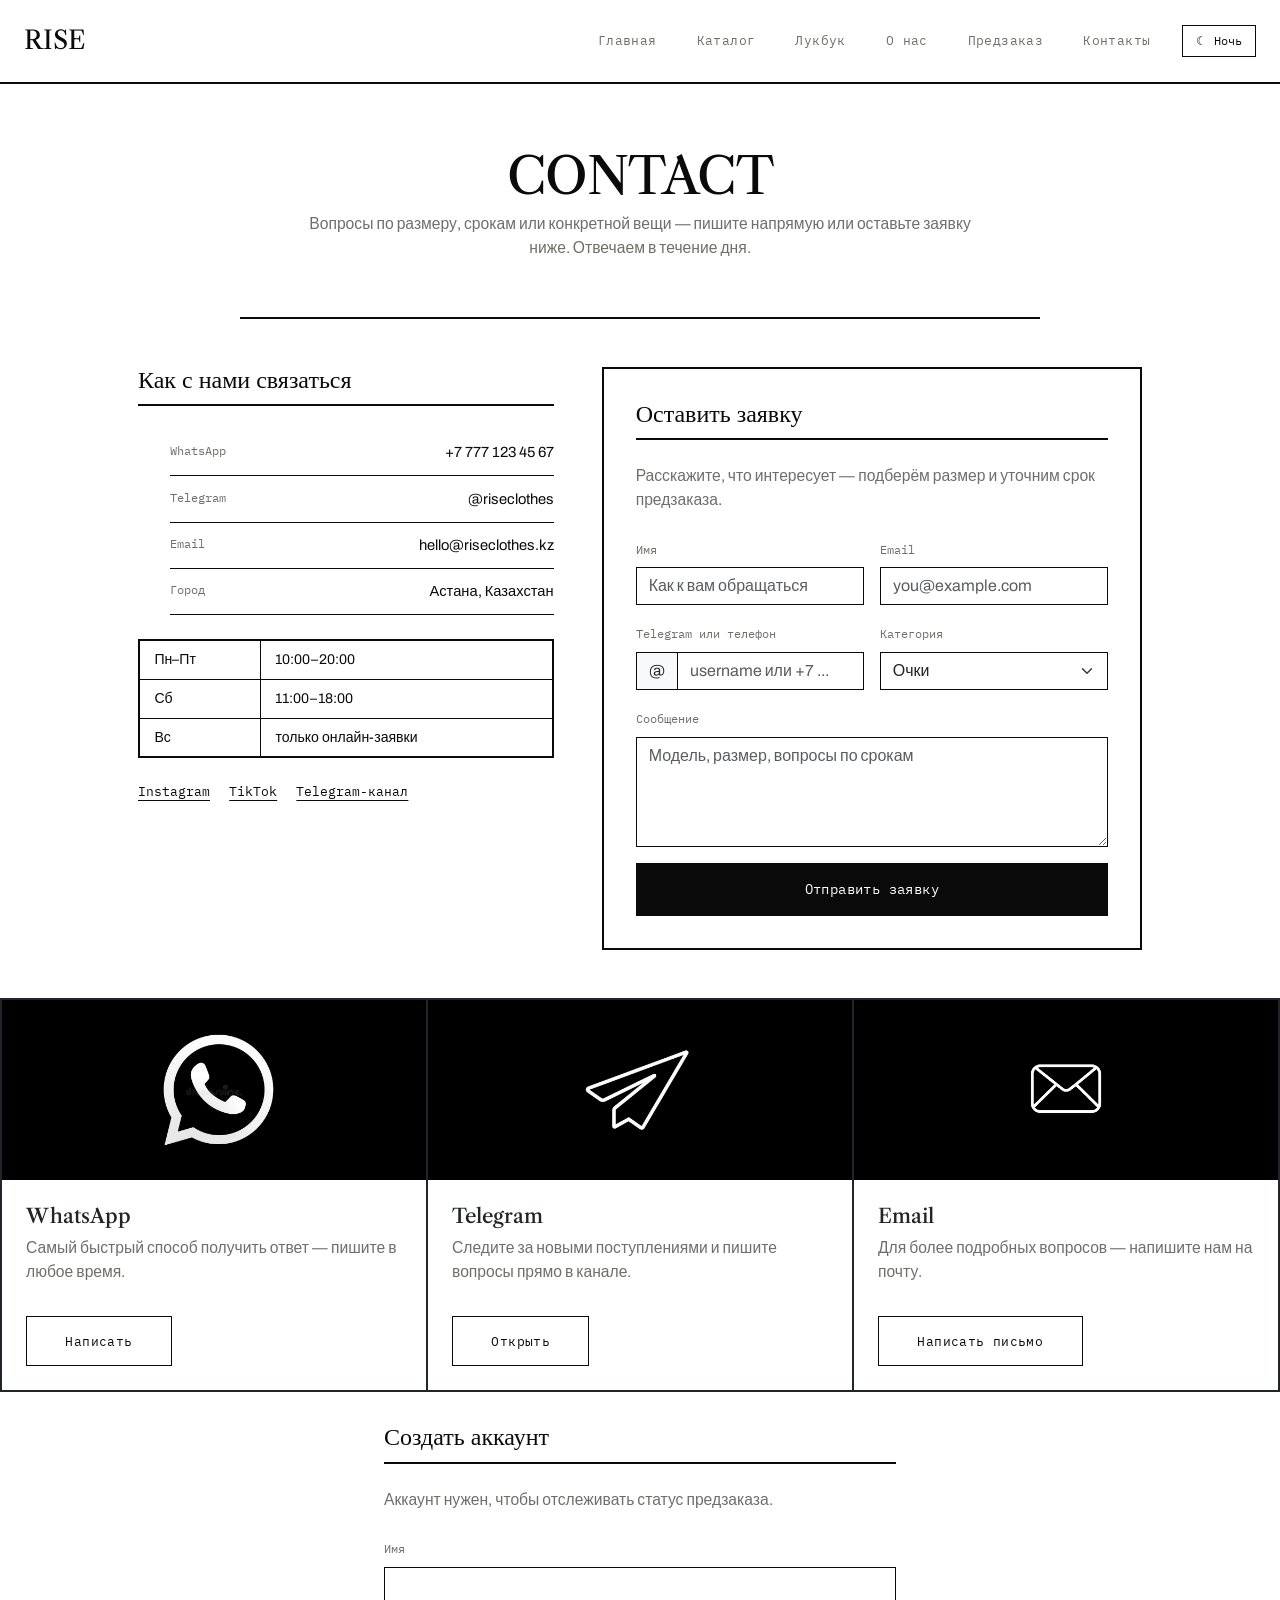
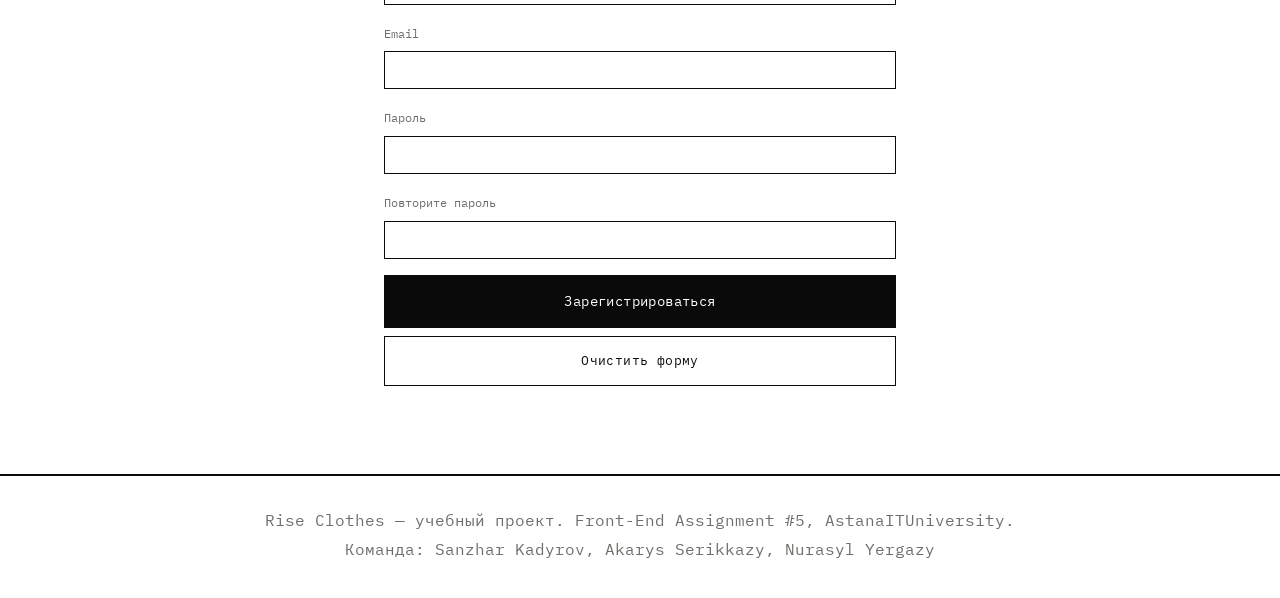
<file: contact.html>
<!DOCTYPE html>
<html lang="ru">
<head>
    <meta charset="UTF-8">
    <meta name="viewport" content="width=device-width, initial-scale=1.0">
    <title>Contact — Rise Clothes</title>
    <link rel="preconnect" href="https://fonts.googleapis.com">
    <link rel="preconnect" href="https://fonts.gstatic.com" crossorigin>
    <link href="https://fonts.googleapis.com/css2?family=Archivo:wght@400;500;600&family=IBM+Plex+Mono:wght@400;500;600&family=Libre+Caslon+Text:ital,wght@0,400;0,700;1,400&display=swap" rel="stylesheet">
    <link href="https://cdn.jsdelivr.net/npm/bootstrap@5.3.3/dist/css/bootstrap.min.css" rel="stylesheet">
    <link rel="stylesheet" href="css/style.css">
    <link rel="stylesheet" href="css/media-queries.css">
</head>

<body>

    <header>
        <nav class="navbar navbar-expand-lg nav-menu">
            <div class="container-fluid px-lg-4">
                <a href="index.html" class="navbar-brand logo">RISE</a>
                <button class="navbar-toggler" type="button" data-bs-toggle="collapse" data-bs-target="#riseNavbar" aria-controls="riseNavbar" aria-expanded="false" aria-label="Открыть меню навигации">
                    <span class="navbar-toggler-icon"></span>
                </button>
                <div class="collapse navbar-collapse" id="riseNavbar">
                    <ul class="navbar-nav ms-lg-auto gap-lg-4 py-3 py-lg-0">
                        <li class="nav-item"><a class="nav-link" href="index.html">Главная</a></li>
                        <li class="nav-item"><a class="nav-link" href="catalog.html">Каталог</a></li>
                        <li class="nav-item"><a class="nav-link" href="lookbook.html">Лукбук</a></li>
                        <li class="nav-item"><a class="nav-link" href="about.html">О нас</a></li>
                        <li class="nav-item"><a class="nav-link" href="sizing.html">Предзаказ</a></li>
                        <li class="nav-item"><a class="nav-link" href="contact.html">Контакты</a></li>
                    </ul>
                    <button type="button" id="themeToggle" class="theme-toggle">☾ Ночь</button>
                </div>
            </div>
        </nav>
    </header>

    <main>

        <section class="page-intro">
            <h1>Contact</h1>
            <p>Вопросы по размеру, срокам или конкретной вещи — пишите напрямую или оставьте заявку ниже. Отвечаем в течение дня.</p>
        </section>

        <section class="contact-grid">

            <div class="contact-info">
                <h2>Как с нами связаться</h2>
                <ul class="contact-list">
                    <li>
                        <span class="label">WhatsApp</span>
                        <a class="value" href="https://wa.me/77771234567">+7 777 123 45 67</a>
                    </li>
                    <li>
                        <span class="label">Telegram</span>
                        <a class="value" href="https://t.me/riseclothes">@riseclothes</a>
                    </li>
                    <li>
                        <span class="label">Email</span>
                        <a class="value" href="mailto:hello@riseclothes.kz">hello@riseclothes.kz</a>
                    </li>
                    <li>
                        <span class="label">Город</span>
                        <span class="value">Астана, Казахстан</span>
                    </li>
                </ul>

                <table class="hours-table">
                    <tr><td>Пн–Пт</td><td>10:00–20:00</td></tr>
                    <tr><td>Сб</td><td>11:00–18:00</td></tr>
                    <tr><td>Вс</td><td>только онлайн-заявки</td></tr>
                </table>

                <div class="socials">
                    <a href="#">Instagram</a>
                    <a href="#">TikTok</a>
                    <a href="#">Telegram-канал</a>
                </div>
            </div>

            <form class="contact-form" action="#" method="post">
                <h2>Оставить заявку</h2>
                <p>Расскажите, что интересует — подберём размер и уточним срок предзаказа.</p>

                <div class="row g-3 mb-3">
                    <div class="col-md-6">
                        <label for="name" class="form-label">Имя</label>
                        <input type="text" class="form-control" id="name" name="name" placeholder="Как к вам обращаться" required>
                    </div>
                    <div class="col-md-6">
                        <label for="email" class="form-label">Email</label>
                        <input type="email" class="form-control" id="email" name="email" placeholder="you@example.com" required>
                    </div>
                </div>

                <div class="row g-3 mb-3">
                    <div class="col-md-6">
                        <label for="contact" class="form-label">Telegram или телефон</label>
                        <div class="input-group">
                            <span class="input-group-text">@</span>
                            <input type="text" class="form-control" id="contact" name="contact" placeholder="username или +7 ...">
                        </div>
                    </div>
                    <div class="col-md-6">
                        <label for="category" class="form-label">Категория</label>
                        <select class="form-select" id="category" name="category">
                            <option value="glasses">Очки</option>
                            <option value="jackets">Верхняя одежда</option>
                            <option value="knitwear">Зипки, худи, лонгсливы</option>
                            <option value="shirts">Футболки</option>
                            <option value="pants">Штаны</option>
                            <option value="shoes">Обуви</option>
                            <option value="other">Другое</option>
                        </select>
                    </div>
                </div>

                <div class="mb-3">
                    <label for="message" class="form-label">Сообщение</label>
                    <textarea class="form-control" id="message" name="message" rows="4" placeholder="Модель, размер, вопросы по срокам"></textarea>
                </div>

                <button type="submit" class="btn btn-dark w-100">Отправить заявку</button>
            </form>

        </section>

            <div class="card-group card-group-custom">
                <div class="card border-dark">
                    <img src="images/whatsapp.jpg" class="card-img-top card-img-dark" alt="WhatsApp">
                    <div class="card-body d-flex flex-column p-3 p-lg-4">
                        <h3 class="card-title h5">WhatsApp</h3>
                        <p class="card-text flex-grow-1">Самый быстрый способ получить ответ — пишите в любое время.</p>
                        <a href="https://wa.me/77771234567" class="btn btn-outline-dark mt-3 align-self-start">Написать</a>
                    </div>
                </div>
                <div class="card border-dark">
                    <img src="images/tg.jpg" class="card-img-top card-img-dark" alt="Telegram">
                    <div class="card-body d-flex flex-column p-3 p-lg-4">
                        <h3 class="card-title h5">Telegram</h3>
                        <p class="card-text flex-grow-1">Следите за новыми поступлениями и пишите вопросы прямо в канале.</p>
                        <a href="https://t.me/riseclothes" class="btn btn-outline-dark mt-3 align-self-start">Открыть</a>
                    </div>
                </div>
                <div class="card border-dark">
                    <img src="images/emailpng.png" class="card-img-top card-img-dark" alt="Email">
                    <div class="card-body d-flex flex-column p-3 p-lg-4">
                        <h3 class="card-title h5">Email</h3>
                        <p class="card-text flex-grow-1">Для более подробных вопросов — напишите нам на почту.</p>
                        <a href="mailto:hello@riseclothes.kz" class="btn btn-outline-dark mt-3 align-self-start">Написать письмо</a>
                    </div>
                </div>
            </div>

        <section class="register">
            <h2>Создать аккаунт</h2>
            <p>Аккаунт нужен, чтобы отслеживать статус предзаказа.</p>
            <form id="registerForm" class="register-form" novalidate>
                <div class="mb-3">
                    <label for="regName" class="form-label">Имя</label>
                    <input type="text" class="form-control" id="regName">
                    <div class="invalid-feedback"></div>
                </div>
                <div class="mb-3">
                    <label for="regEmail" class="form-label">Email</label>
                    <input type="email" class="form-control" id="regEmail">
                    <div class="invalid-feedback"></div>
                </div>
                <div class="mb-3">
                    <label for="regPassword" class="form-label">Пароль</label>
                    <input type="password" class="form-control" id="regPassword">
                    <div class="invalid-feedback"></div>
                </div>
                <div class="mb-3">
                    <label for="regConfirm" class="form-label">Повторите пароль</label>
                    <input type="password" class="form-control" id="regConfirm">
                    <div class="invalid-feedback"></div>
                </div>
                <button type="submit" class="btn btn-dark w-100">Зарегистрироваться</button>
                <button type="button" id="resetBtn" class="btn btn-outline-dark w-100 mt-2">Очистить форму</button>
                <p class="form-success" id="regSuccess"></p>
            </form>
        </section>

    </main>

    <footer>
        <p>Rise Clothes — учебный проект. Front-End Assignment #5, AstanaITUniversity.</p>
        <p>Команда: Sanzhar Kadyrov, Akarys Serikkazy, Nurasyl Yergazy</p>
    </footer>
    <script src="https://cdn.jsdelivr.net/npm/bootstrap@5.3.3/dist/js/bootstrap.bundle.min.js"></script>
    <script src="js/sound.js"></script>
    <script src="js/theme.js"></script>
    <script src="js/keyboard-nav.js"></script>
    <script src="js/validation.js"></script>
    <script src="js/reset.js"></script>
</body>
</html>
</file>
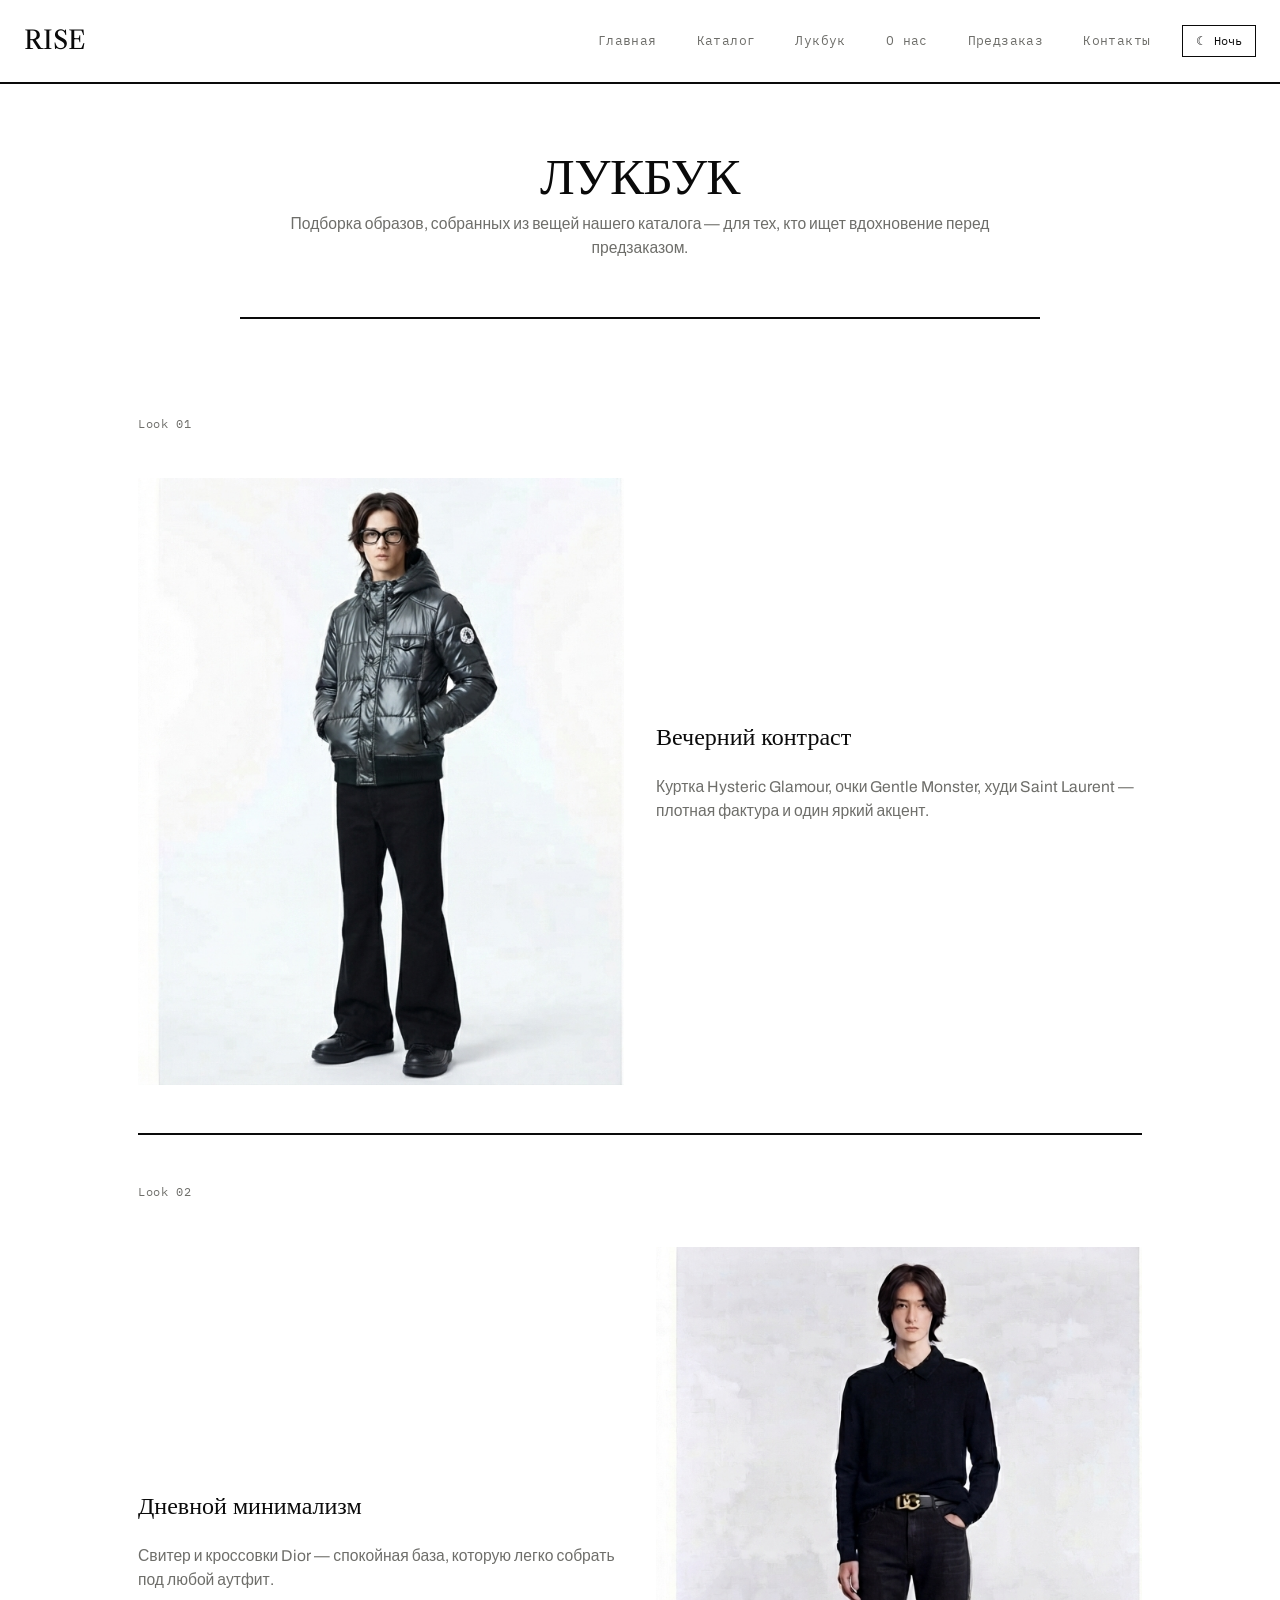
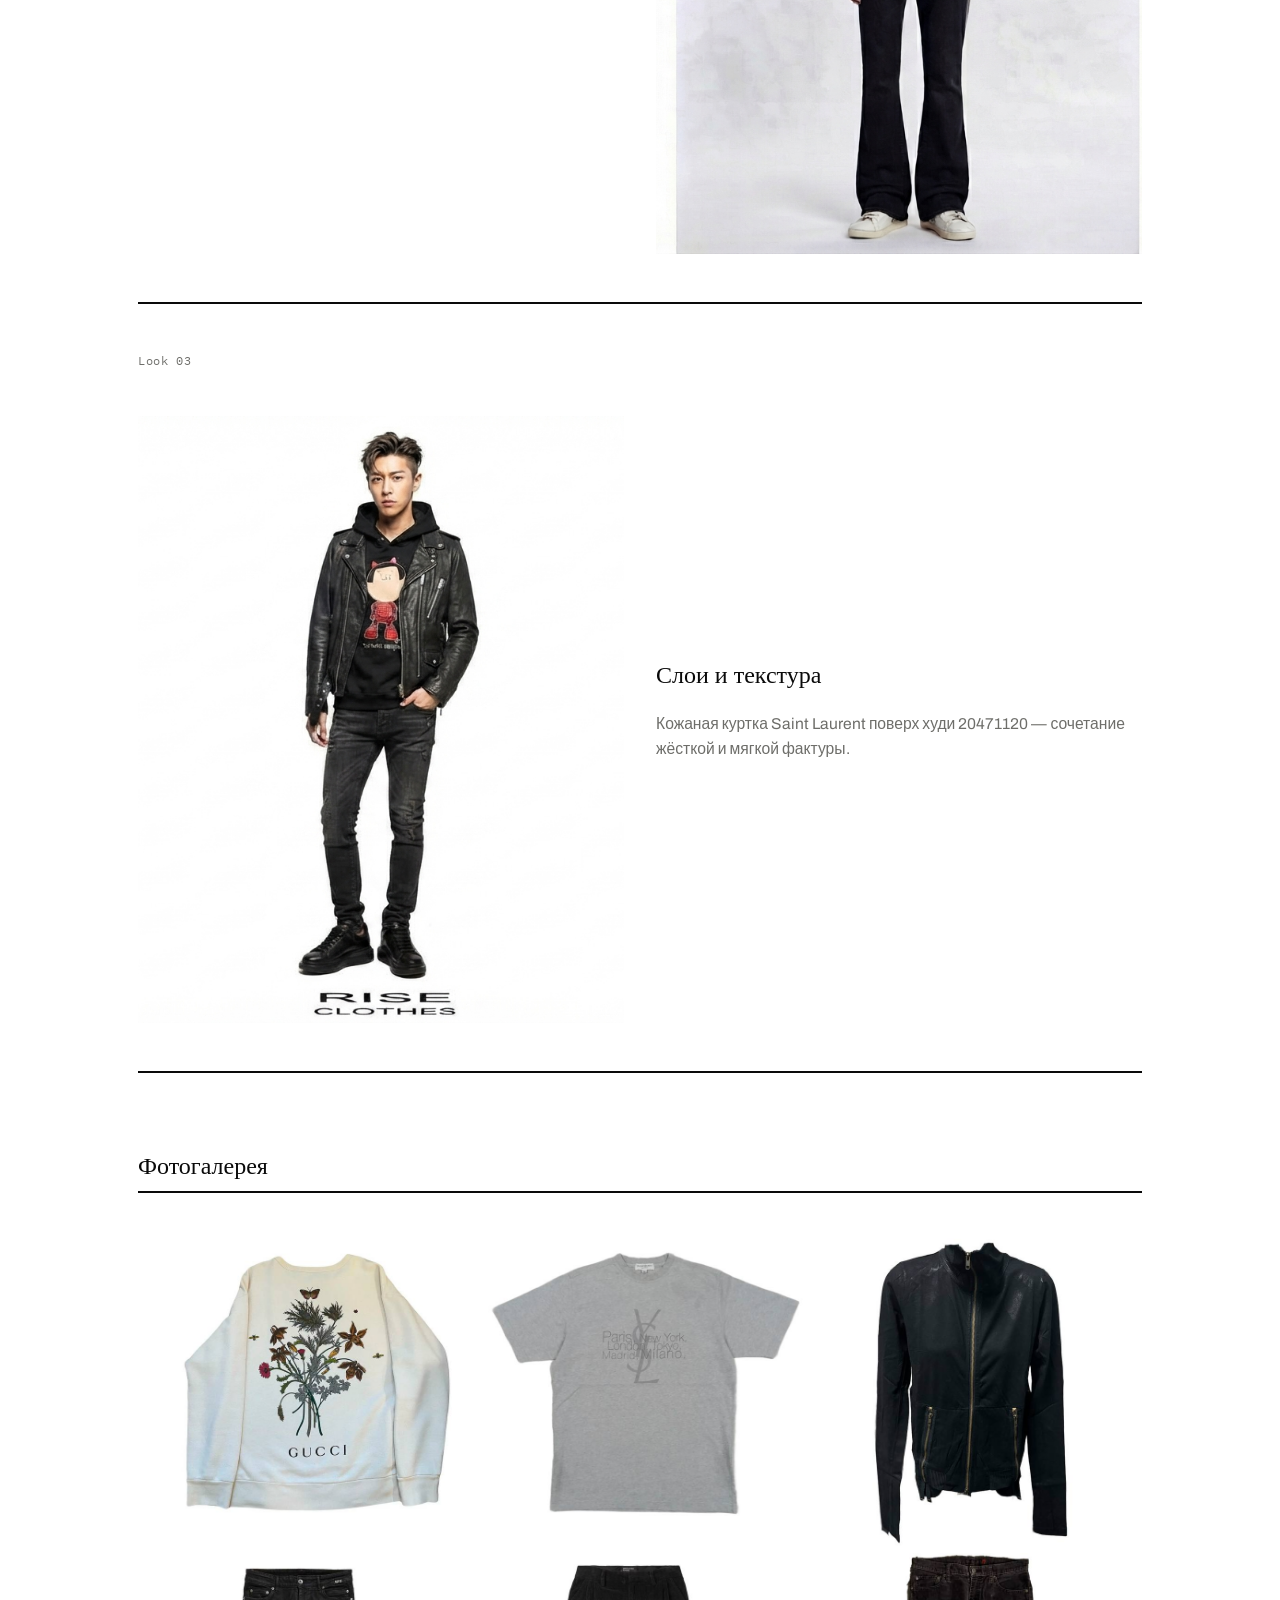
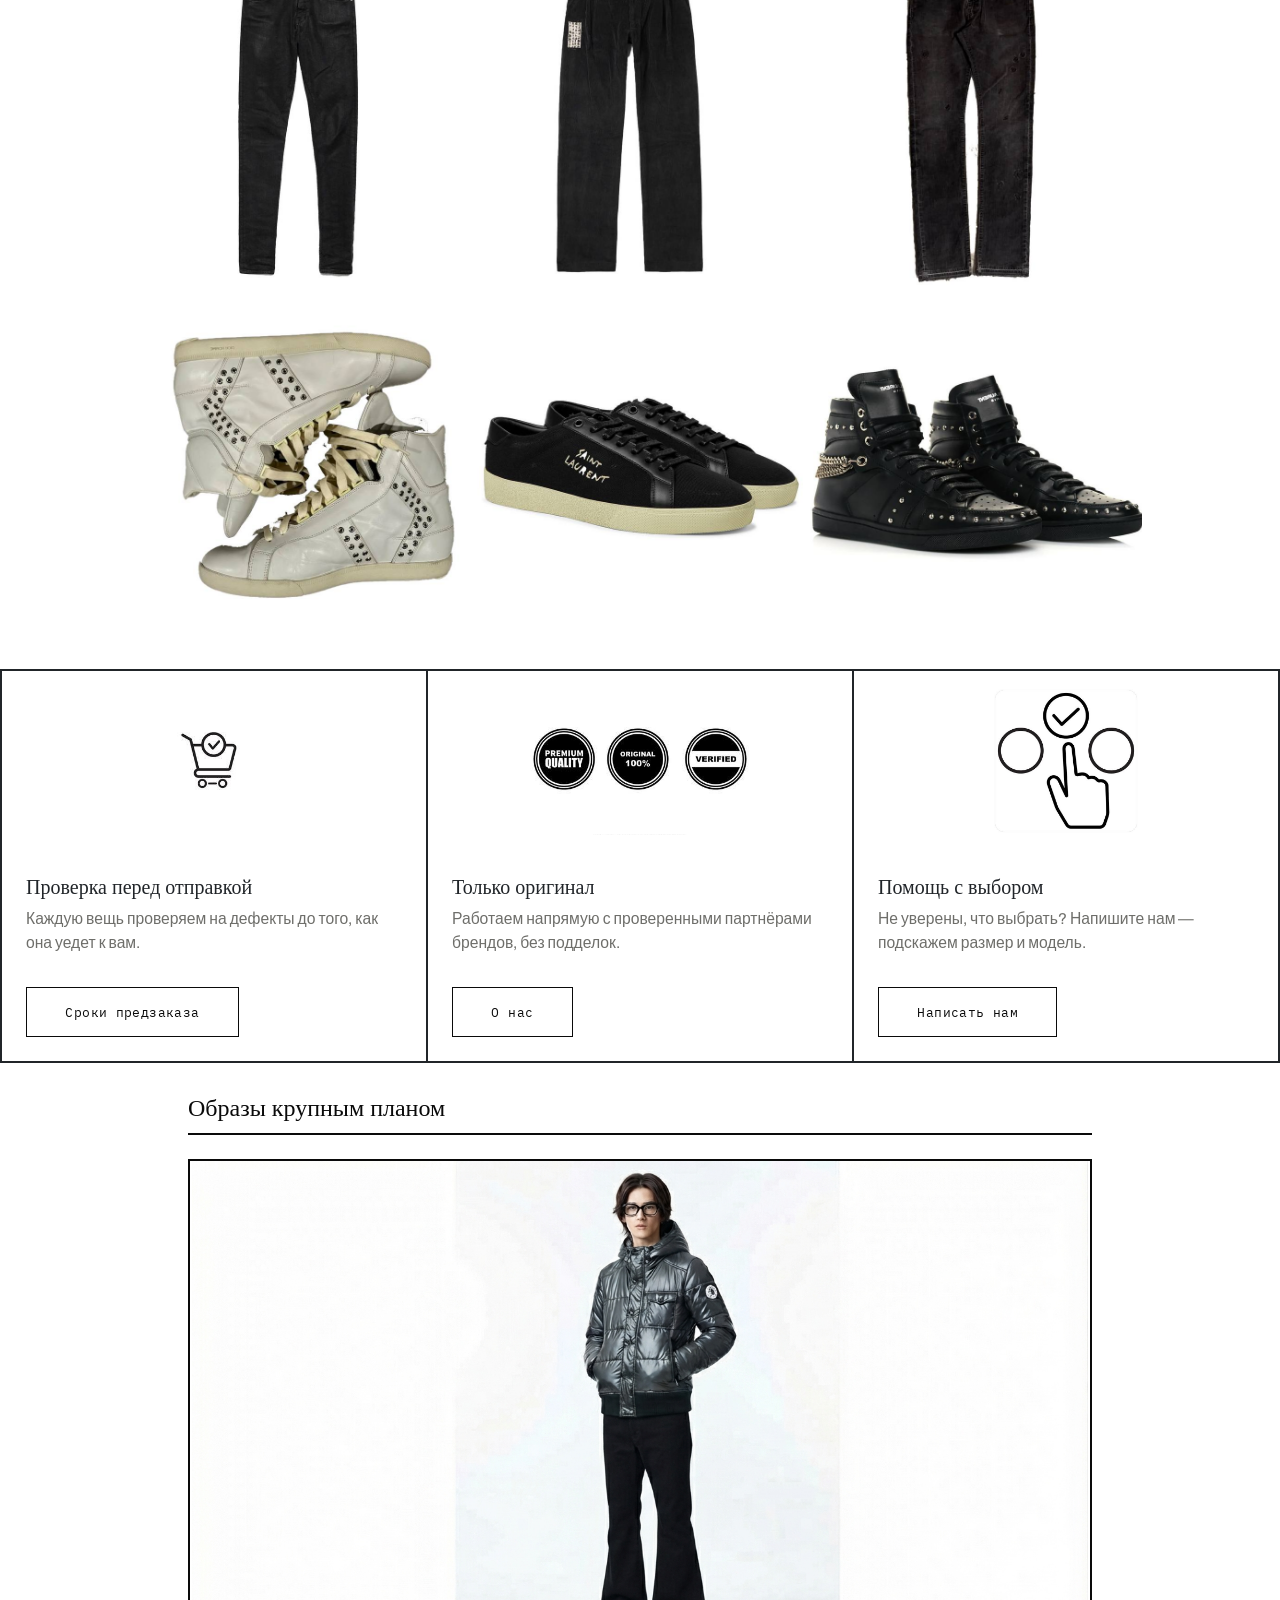
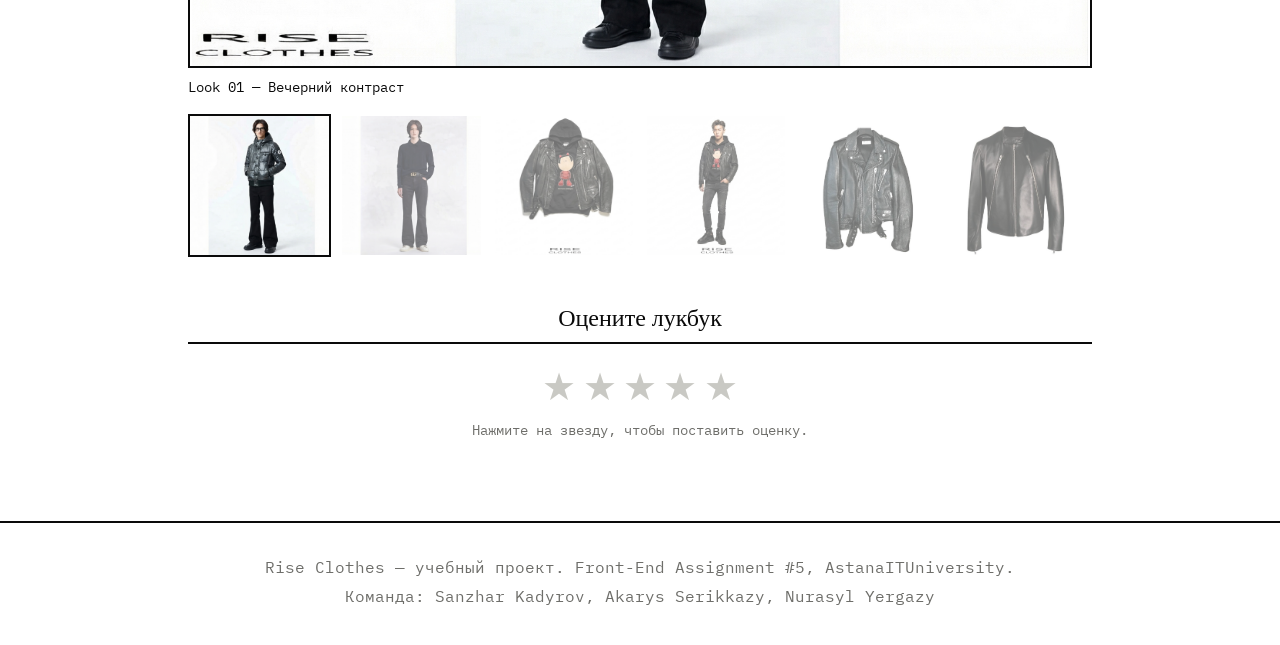
<file: lookbook.html>
<!DOCTYPE html>
<html lang="ru">
<head>
    <meta charset="UTF-8">
    <meta name="viewport" content="width=device-width, initial-scale=1.0">
    <title>Лукбук — Rise Clothes</title>
    <link rel="preconnect" href="https://fonts.googleapis.com">
    <link rel="preconnect" href="https://fonts.gstatic.com" crossorigin>
    <link href="https://fonts.googleapis.com/css2?family=Archivo:wght@400;500;600&family=IBM+Plex+Mono:wght@400;500;600&family=Libre+Caslon+Text:ital,wght@0,400;0,700;1,400&display=swap" rel="stylesheet">
    <link href="https://cdn.jsdelivr.net/npm/bootstrap@5.3.3/dist/css/bootstrap.min.css" rel="stylesheet">
    <link rel="stylesheet" href="css/style.css">
    <link rel="stylesheet" href="css/media-queries.css">
</head>
<body>

    <header>
        <nav class="navbar navbar-expand-lg nav-menu">
            <div class="container-fluid px-lg-4">
                <a href="index.html" class="navbar-brand logo">RISE</a>
                <button class="navbar-toggler" type="button" data-bs-toggle="collapse" data-bs-target="#riseNavbar" aria-controls="riseNavbar" aria-expanded="false" aria-label="Открыть меню навигации">
                    <span class="navbar-toggler-icon"></span>
                </button>
                <div class="collapse navbar-collapse" id="riseNavbar">
                    <ul class="navbar-nav ms-lg-auto gap-lg-4 py-3 py-lg-0">
                        <li class="nav-item"><a class="nav-link" href="index.html">Главная</a></li>
                        <li class="nav-item"><a class="nav-link" href="catalog.html">Каталог</a></li>
                        <li class="nav-item"><a class="nav-link" href="lookbook.html">Лукбук</a></li>
                        <li class="nav-item"><a class="nav-link" href="about.html">О нас</a></li>
                        <li class="nav-item"><a class="nav-link" href="sizing.html">Предзаказ</a></li>
                        <li class="nav-item"><a class="nav-link" href="contact.html">Контакты</a></li>
                    </ul>
                    <button type="button" id="themeToggle" class="theme-toggle">☾ Ночь</button>
                </div>
            </div>
        </nav>
    </header>

    <main>

        <section class="page-intro">
            <h1>Лукбук</h1>
            <p>Подборка образов, собранных из вещей нашего каталога — для тех, кто ищет вдохновение перед предзаказом.</p>
        </section>

        <section class="lookbook">

            <article class="look">
                <span class="look-number">Look 01</span>
                <img src="images/look1.jpg" alt="Образ с курткой Hysteric Glamour и очками Gentle Monster" class="look-img">
                <div class="look-caption">
                    <h2>Вечерний контраст</h2>
                    <p>Куртка Hysteric Glamour, очки Gentle Monster, худи Saint Laurent — плотная фактура и один яркий акцент.</p>
                </div>
            </article>

            <article class="look reverse">
                <span class="look-number">Look 02</span>
                <img src="images/look2.jpg" alt="Образ с кроссовками Dior и свитером Dior" class="look-img">
                <div class="look-caption">
                    <h2>Дневной минимализм</h2>
                    <p>Свитер и кроссовки Dior — спокойная база, которую легко собрать под любой аутфит.</p>
                </div>
            </article>

            <article class="look">
                <span class="look-number">Look 03</span>
                <img src="images/look4.jpg" alt="Образ с курткой Saint Laurent и худи 20471120" class="look-img">
                <div class="look-caption">
                    <h2>Слои и текстура</h2>
                    <p>Кожаная куртка Saint Laurent поверх худи 20471120 — сочетание жёсткой и мягкой фактуры.</p>
                </div>
            </article>

        </section>

        <section class="gallery">
            <h2>Фотогалерея</h2>
            <div class="gallery-grid">
                <div class="gallery-item">
                    <img src="images/product18.jpg" alt="Saint Laurent Leather Jacket — Look 01">
                    <span class="gallery-caption">Jacket 01</span>
                </div>
                <div class="gallery-item">
                    <img src="images/product25.jpg" alt="Dior T-shirt — Look 02">
                    <span class="gallery-caption">T-shirt 02</span>
                </div>
                <div class="gallery-item">
                    <img src="images/product19.jpg" alt="LGB Jacket — Look 03">
                    <span class="gallery-caption">Jacket 03</span>
                </div>
                <div class="gallery-item">
                    <img src="images/product23.jpg" alt="Rick Owens - Waxed Jeans — Look 04">
                    <span class="gallery-caption">Pants</span>
                </div>
                <div class="gallery-item">
                    <img src="images/product17.jpg" alt="Enfants Riche Deprimes — Look 05">
                    <span class="gallery-caption">Pants</span>
                </div>
                <div class="gallery-item">
                    <img src="images/product24.jpg" alt="Undercover Jeans — Look 06">
                    <span class="gallery-caption">Pants</span>
                </div>
                <div class="gallery-item">
                    <img src="images/product3.jpg" alt="Saint Laurent Sneakers">
                    <span class="gallery-caption">Sneakers</span>
                </div>
                <div class="gallery-item">
                    <img src="images/product15.jpg" alt="Saint Laurent Sneakers">
                    <span class="gallery-caption">Sneakers</span>
                </div>
                <div class="gallery-item">
                    <img src="images/product22.jpg" alt="Команда проекта">
                    <span class="gallery-caption">Команда</span>
                </div>
            </div>
        </section>

             <div class="card-group card-group-custom">
                <div class="card border-dark">
                    <img src="images/checking.jpg" class="card-img-top" alt="Проверка перед отправкой">
                    <div class="card-body d-flex flex-column p-3 p-lg-4">
                        <h3 class="card-title h5">Проверка перед отправкой</h3>
                        <p class="card-text flex-grow-1">Каждую вещь проверяем на дефекты до того, как она уедет к вам.</p>
                        <a href="sizing.html" class="btn btn-outline-dark mt-3 align-self-start">Сроки предзаказа</a>
                    </div>
                </div>
                <div class="card border-dark">
                    <img src="images/original.jpg" class="card-img-top" alt="Только оригинал">
                    <div class="card-body d-flex flex-column p-3 p-lg-4">
                        <h3 class="card-title h5">Только оригинал</h3>
                        <p class="card-text flex-grow-1">Работаем напрямую с проверенными партнёрами брендов, без подделок.</p>
                        <a href="about.html" class="btn btn-outline-dark mt-3 align-self-start">О нас</a>
                    </div>
                </div>
                <div class="card border-dark">
                    <img src="images/choice.jpg" class="card-img-top" alt="Помощь с выбором">
                    <div class="card-body d-flex flex-column p-3 p-lg-4">
                        <h3 class="card-title h5">Помощь с выбором</h3>
                        <p class="card-text flex-grow-1">Не уверены, что выбрать? Напишите нам — подскажем размер и модель.</p>
                        <a href="contact.html" class="btn btn-outline-dark mt-3 align-self-start">Написать нам</a>
                    </div>
                </div>
            </div>

        <!-- Assignment 5: Manipulating Attributes — галерея с миниатюрами -->
        <section class="viewer">
            <h2>Образы крупным планом</h2>
            <div class="viewer-main">
                <img src="images/look1.jpg" alt="Образ с курткой Hysteric Glamour" id="mainImage" class="viewer-image">
                <p id="mainCaption" class="viewer-caption">Look 01 — Вечерний контраст</p>
            </div>
            <div class="thumbs">
                <img src="images/look1.jpg" alt="Образ с курткой Hysteric Glamour" class="thumb active" data-caption="Look 01 — Вечерний контраст">
                <img src="images/look2.jpg" alt="Образ с кроссовками Dior" class="thumb" data-caption="Look 02 — Дневной минимализм">
                <img src="images/look3.jpg" alt="Кожаная куртка поверх худи" class="thumb" data-caption="Look 03 — Кожа и графика">
                <img src="images/look4.jpg" alt="Образ с курткой Saint Laurent" class="thumb" data-caption="Look 04 — Слои и текстура">
                <img src="images/product2.jpg" alt="Кожаная куртка Saint Laurent" class="thumb" data-caption="Saint Laurent — Leather Jacket">
                <img src="images/product13.jpg" alt="Кожаная куртка Maison Margiela" class="thumb" data-caption="Maison Margiela — Leather Jacket">
            </div>
        </section>

        <!-- Assignment 5: Selecting elements — звёзды рейтинга -->
        <section class="rating">
            <h2>Оцените лукбук</h2>
            <div class="stars">
                <button type="button" class="star" aria-label="1 звезда">★</button>
                <button type="button" class="star" aria-label="2 звезды">★</button>
                <button type="button" class="star" aria-label="3 звезды">★</button>
                <button type="button" class="star" aria-label="4 звезды">★</button>
                <button type="button" class="star" aria-label="5 звёзд">★</button>
            </div>
            <p id="ratingText" class="rating-text">Нажмите на звезду, чтобы поставить оценку.</p>
        </section>

    </main>

    <footer>
        <p>Rise Clothes — учебный проект. Front-End Assignment #5, AstanaITUniversity.</p>
        <p>Команда: Sanzhar Kadyrov, Akarys Serikkazy, Nurasyl Yergazy</p>
    </footer>
    <script src="https://cdn.jsdelivr.net/npm/bootstrap@5.3.3/dist/js/bootstrap.bundle.min.js"></script>
    <script src="js/sound.js"></script>
    <script src="js/theme.js"></script>
    <script src="js/keyboard-nav.js"></script>
    <script src="js/gallery.js"></script>
    <script src="js/rating.js"></script>
</body>
</html>
</file>
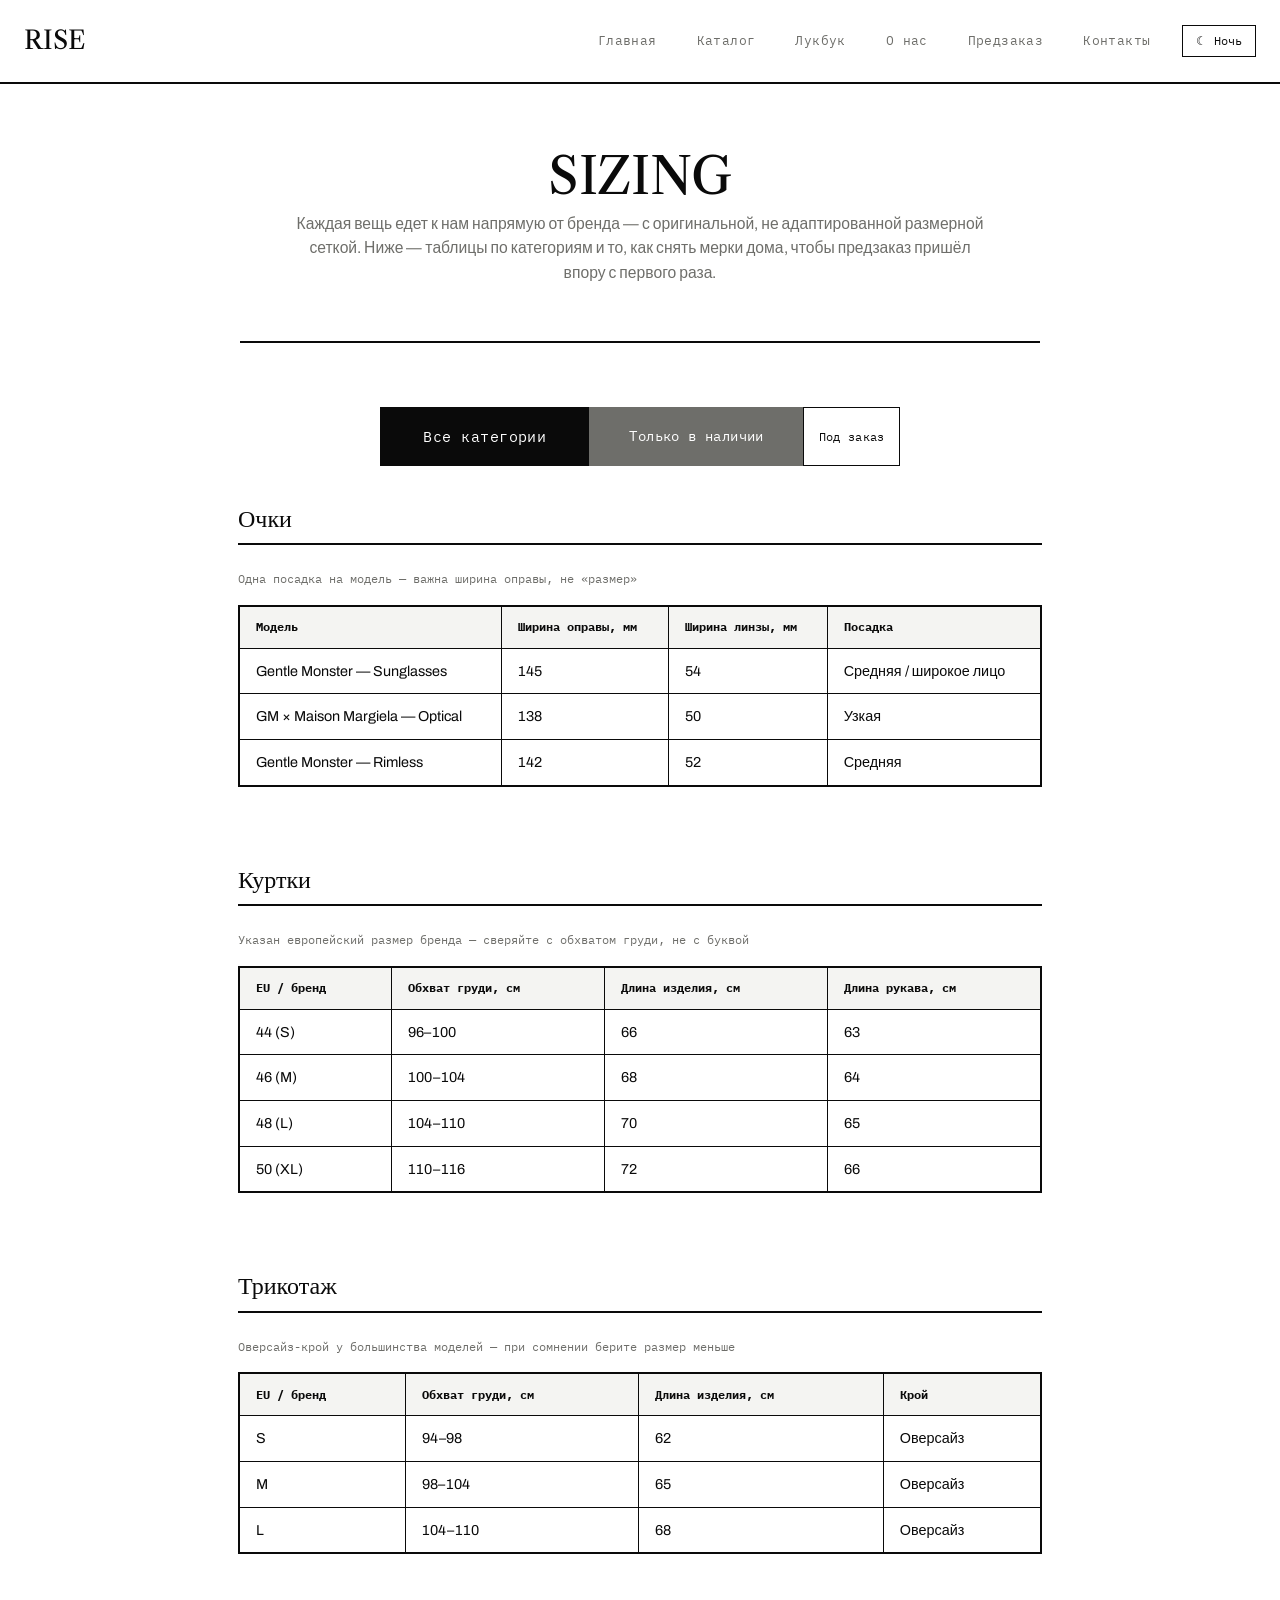
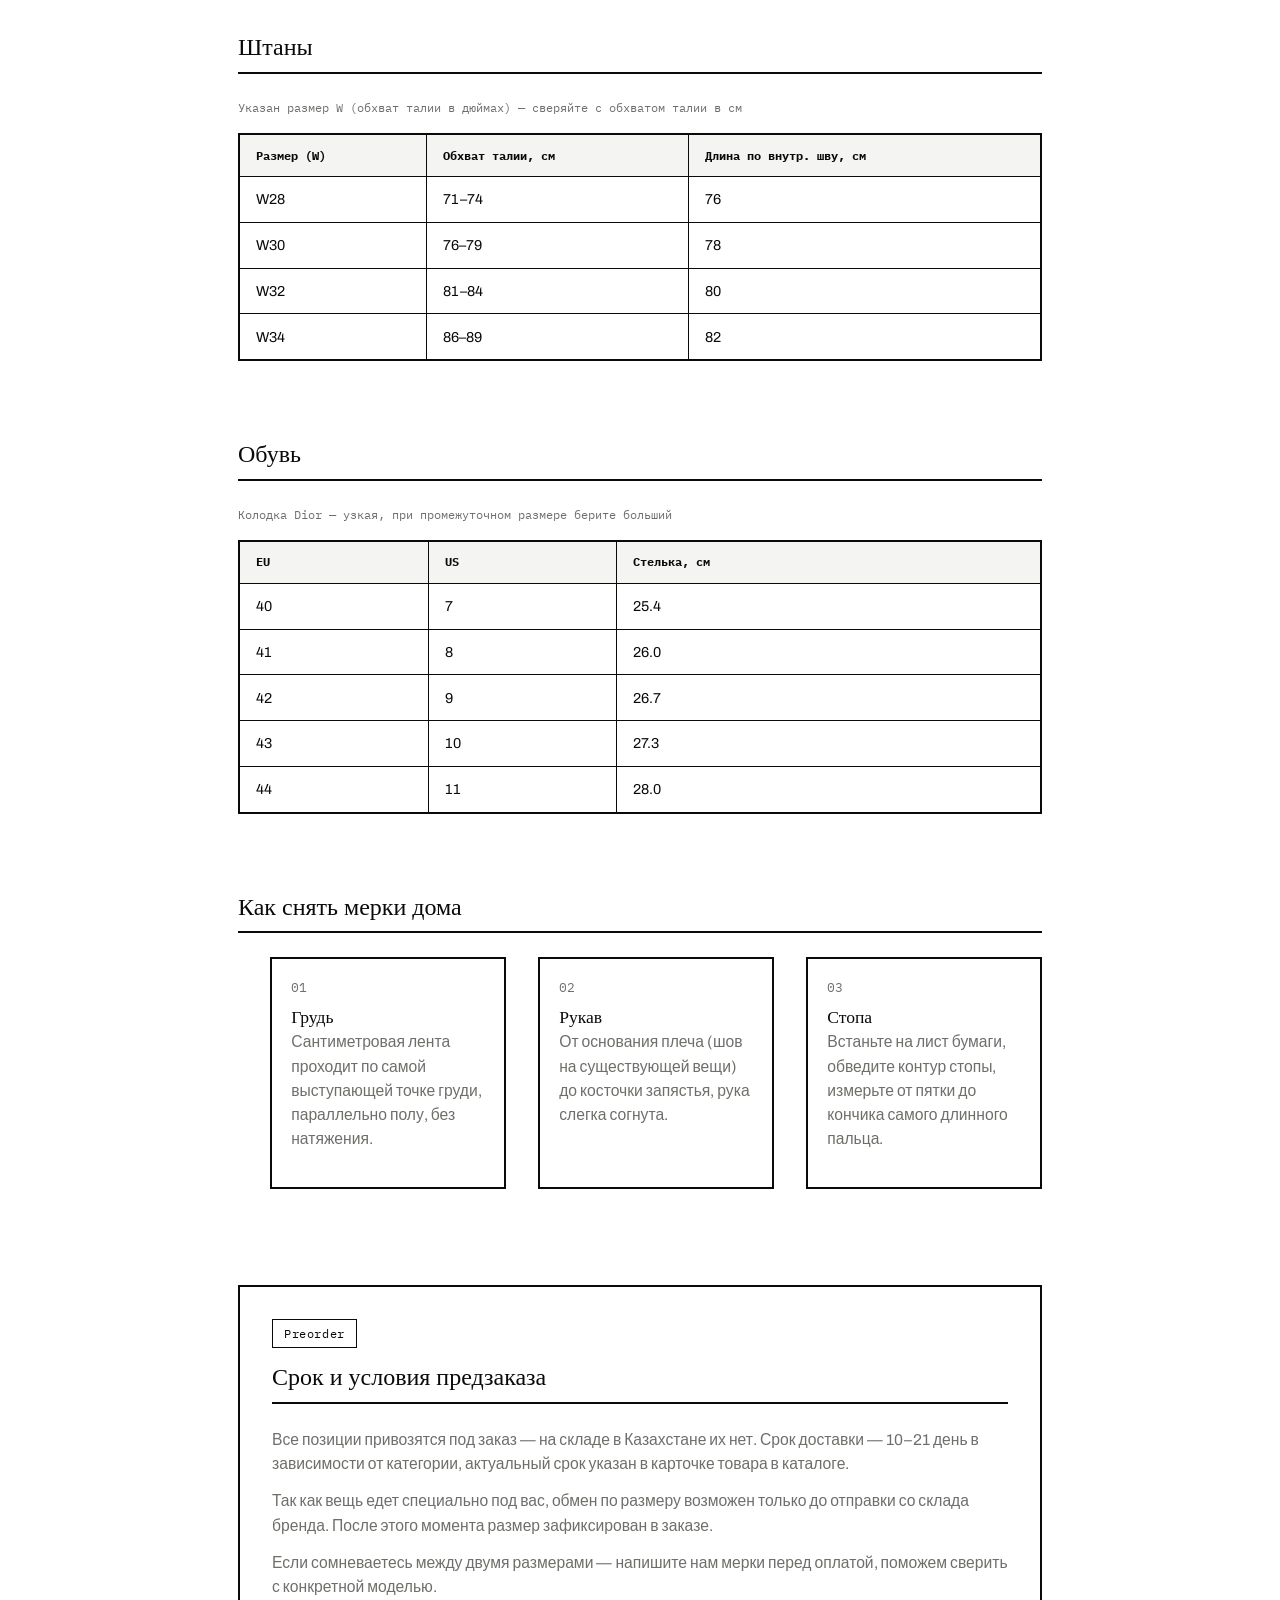
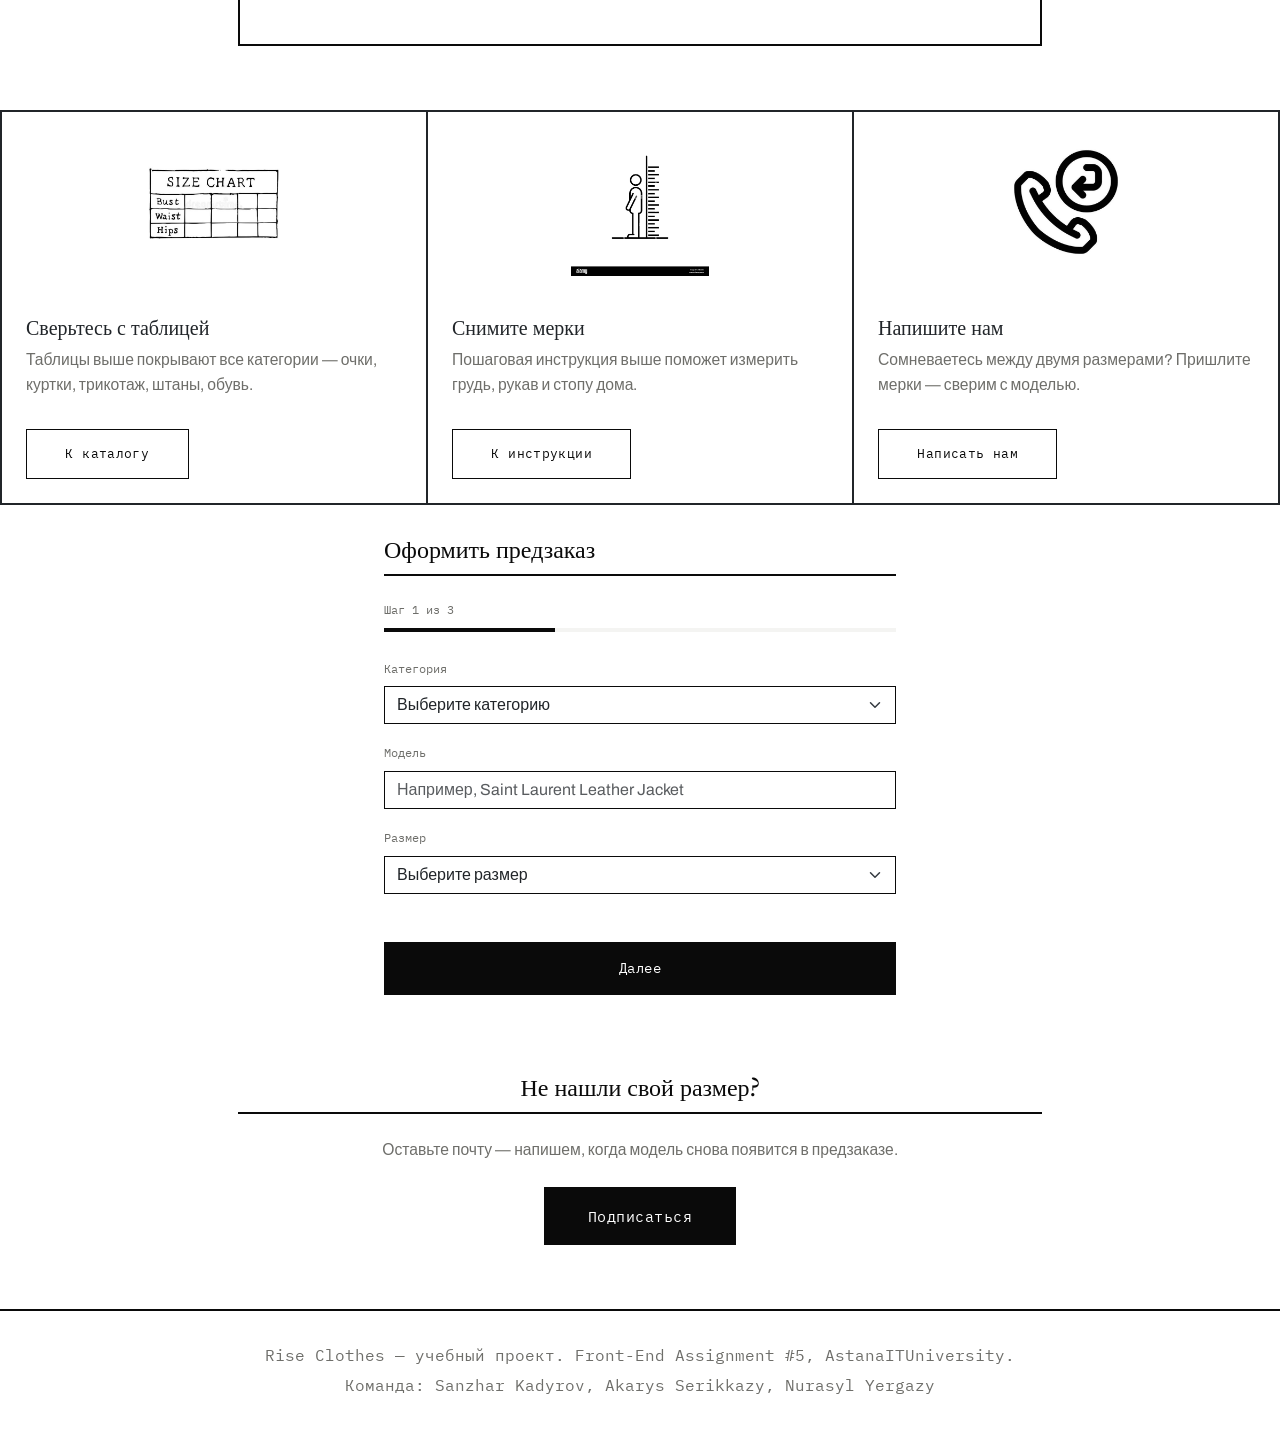
<file: sizing.html>
<!DOCTYPE html>
<html lang="ru">
<head>
    <meta charset="UTF-8">
    <meta name="viewport" content="width=device-width, initial-scale=1.0">
    <title>Sizing — Rise Clothes</title>
    <link rel="preconnect" href="https://fonts.googleapis.com">
    <link rel="preconnect" href="https://fonts.gstatic.com" crossorigin>
    <link href="https://fonts.googleapis.com/css2?family=Archivo:wght@400;500;600&family=IBM+Plex+Mono:wght@400;500;600&family=Libre+Caslon+Text:ital,wght@0,400;0,700;1,400&display=swap" rel="stylesheet">
    <link href="https://cdn.jsdelivr.net/npm/bootstrap@5.3.3/dist/css/bootstrap.min.css" rel="stylesheet">
    <link rel="stylesheet" href="css/style.css">
    <link rel="stylesheet" href="css/media-queries.css">
</head>

<body>

    <header>
        <nav class="navbar navbar-expand-lg nav-menu">
            <div class="container-fluid px-lg-4">
                <a href="index.html" class="navbar-brand logo">RISE</a>
                <button class="navbar-toggler" type="button" data-bs-toggle="collapse" data-bs-target="#riseNavbar" aria-controls="riseNavbar" aria-expanded="false" aria-label="Открыть меню навигации">
                    <span class="navbar-toggler-icon"></span>
                </button>
                <div class="collapse navbar-collapse" id="riseNavbar">
                    <ul class="navbar-nav ms-lg-auto gap-lg-4 py-3 py-lg-0">
                        <li class="nav-item"><a class="nav-link" href="index.html">Главная</a></li>
                        <li class="nav-item"><a class="nav-link" href="catalog.html">Каталог</a></li>
                        <li class="nav-item"><a class="nav-link" href="lookbook.html">Лукбук</a></li>
                        <li class="nav-item"><a class="nav-link" href="about.html">О нас</a></li>
                        <li class="nav-item"><a class="nav-link" href="sizing.html">Предзаказ</a></li>
                        <li class="nav-item"><a class="nav-link" href="contact.html">Контакты</a></li>
                    </ul>
                    <button type="button" id="themeToggle" class="theme-toggle">☾ Ночь</button>
                </div>
            </div>
        </nav>
    </header>

    <main>

        <section class="page-intro">
            <h1>Sizing</h1>
            <p>Каждая вещь едет к нам напрямую от бренда — с оригинальной, не адаптированной размерной сеткой. Ниже — таблицы по категориям и то, как снять мерки дома, чтобы предзаказ пришёл впору с первого раза.</p>
        </section>

         <section class="page-intro border-bottom-0 pb-0">
            <div class="btn-toolbar justify-content-center gap-2" role="toolbar" aria-label="Быстрые фильтры">
                <div class="btn-group" role="group" aria-label="Фильтр по категории">
                    <button type="button" class="btn btn-primary btn-lg">Все категории</button>
                    <button type="button" class="btn btn-secondary">Только в наличии</button>
                    <button type="button" class="btn btn-outline-dark btn-sm">Под заказ</button>
                </div>
            </div>
        </section>

        <section class="size-section" id="glasses-sizing">
            <h2>Очки</h2>
            <p class="size-note">Одна посадка на модель — важна ширина оправы, не «размер»</p>
            <div class="size-table-wrap">
                <table class="size-table">
                    <thead>
                        <tr>
                            <th>Модель</th>
                            <th>Ширина оправы, мм</th>
                            <th>Ширина линзы, мм</th>
                            <th>Посадка</th>
                        </tr>
                    </thead>
                    <tbody>
                        <tr>
                            <td>Gentle Monster — Sunglasses</td>
                            <td>145</td>
                            <td>54</td>
                            <td>Средняя / широкое лицо</td>
                        </tr>
                        <tr>
                            <td>GM × Maison Margiela — Optical</td>
                            <td>138</td>
                            <td>50</td>
                            <td>Узкая</td>
                        </tr>
                        <tr>
                            <td>Gentle Monster — Rimless</td>
                            <td>142</td>
                            <td>52</td>
                            <td>Средняя</td>
                        </tr>
                    </tbody>
                </table>
            </div>
        </section>

        <section class="size-section" id="jackets-sizing">
            <h2>Куртки</h2>
            <p class="size-note">Указан европейский размер бренда — сверяйте с обхватом груди, не с буквой</p>
            <div class="size-table-wrap">
                <table class="size-table">
                    <thead>
                        <tr>
                            <th>EU / бренд</th>
                            <th>Обхват груди, см</th>
                            <th>Длина изделия, см</th>
                            <th>Длина рукава, см</th>
                        </tr>
                    </thead>
                    <tbody>
                        <tr>
                            <td>44 (S)</td>
                            <td>96–100</td>
                            <td>66</td>
                            <td>63</td>
                        </tr>
                        <tr>
                            <td>46 (M)</td>
                            <td>100–104</td>
                            <td>68</td>
                            <td>64</td>
                        </tr>
                        <tr>
                            <td>48 (L)</td>
                            <td>104–110</td>
                            <td>70</td>
                            <td>65</td>
                        </tr>
                        <tr>
                            <td>50 (XL)</td>
                            <td>110–116</td>
                            <td>72</td>
                            <td>66</td>
                        </tr>
                    </tbody>
                </table>
            </div>
        </section>

        <section class="size-section" id="knitwear-sizing">
            <h2>Трикотаж</h2>
            <p class="size-note">Оверсайз-крой у большинства моделей — при сомнении берите размер меньше</p>
            <div class="size-table-wrap">
                <table class="size-table">
                    <thead>
                        <tr>
                            <th>EU / бренд</th>
                            <th>Обхват груди, см</th>
                            <th>Длина изделия, см</th>
                            <th>Крой</th>
                        </tr>
                    </thead>
                    <tbody>
                        <tr>
                            <td>S</td>
                            <td>94–98</td>
                            <td>62</td>
                            <td>Оверсайз</td>
                        </tr>
                        <tr>
                            <td>M</td>
                            <td>98–104</td>
                            <td>65</td>
                            <td>Оверсайз</td>
                        </tr>
                        <tr>
                            <td>L</td>
                            <td>104–110</td>
                            <td>68</td>
                            <td>Оверсайз</td>
                        </tr>
                    </tbody>
                </table>
            </div>
        </section>

        

        <section class="size-section" id="pants-sizing">
            <h2>Штаны</h2>
            <p class="size-note">Указан размер W (обхват талии в дюймах) — сверяйте с обхватом талии в см</p>
            <div class="size-table-wrap">
                <table class="size-table">
                    <thead>
                        <tr>
                            <th>Размер (W)</th>
                            <th>Обхват талии, см</th>
                            <th>Длина по внутр. шву, см</th>
                        </tr>
                    </thead>
                    <tbody>
                        <tr><td>W28</td><td>71–74</td><td>76</td></tr>
                        <tr><td>W30</td><td>76–79</td><td>78</td></tr>
                        <tr><td>W32</td><td>81–84</td><td>80</td></tr>
                        <tr><td>W34</td><td>86–89</td><td>82</td></tr>
                    </tbody>
                </table>
            </div>
        </section>

        <section class="size-section" id="shoes-sizing">
            <h2>Обувь</h2>
            <p class="size-note">Колодка Dior — узкая, при промежуточном размере берите больший</p>
            <div class="size-table-wrap">
                <table class="size-table">
                    <thead>
                        <tr>
                            <th>EU</th>
                            <th>US</th>
                            <th>Стелька, см</th>
                        </tr>
                    </thead>
                    <tbody>
                        <tr><td>40</td><td>7</td><td>25.4</td></tr>
                        <tr><td>41</td><td>8</td><td>26.0</td></tr>
                        <tr><td>42</td><td>9</td><td>26.7</td></tr>
                        <tr><td>43</td><td>10</td><td>27.3</td></tr>
                        <tr><td>44</td><td>11</td><td>28.0</td></tr>
                    </tbody>
                </table>
            </div>
        </section>

        <section class="measure-steps">
            <h2>Как снять мерки дома</h2>
            <ul class="measure-list">
                <li>
                    <span class="step-num">01</span>
                    <h3>Грудь</h3>
                    <p>Сантиметровая лента проходит по самой выступающей точке груди, параллельно полу, без натяжения.</p>
                </li>
                <li>
                    <span class="step-num">02</span>
                    <h3>Рукав</h3>
                    <p>От основания плеча (шов на существующей вещи) до косточки запястья, рука слегка согнута.</p>
                </li>
                <li>
                    <span class="step-num">03</span>
                    <h3>Стопа</h3>
                    <p>Встаньте на лист бумаги, обведите контур стопы, измерьте от пятки до кончика самого длинного пальца.</p>
                </li>
            </ul>
        </section>

        <section class="declaration">
            <div class="declaration-card">
                <span class="stamp">Preorder</span>
                <h2>Срок и условия предзаказа</h2>
                <p>Все позиции привозятся под заказ — на складе в Казахстане их нет. Срок доставки — 10–21 день в зависимости от категории, актуальный срок указан в карточке товара в каталоге.</p>
                <p>Так как вещь едет специально под вас, обмен по размеру возможен только до отправки со склада бренда. После этого момента размер зафиксирован в заказе.</p>
                <p>Если сомневаетесь между двумя размерами — напишите нам мерки перед оплатой, поможем сверить с конкретной моделью.</p>
            </div>
        </section>

             <div class="card-group card-group-custom">
                <div class="card border-dark">
                    <img src="images/sizingtable1.jpg" class="card-img-top" alt="Таблицы размеров">
                    <div class="card-body d-flex flex-column p-3 p-lg-4">
                        <h3 class="card-title h5">Сверьтесь с таблицей</h3>
                        <p class="card-text flex-grow-1">Таблицы выше покрывают все категории — очки, куртки, трикотаж, штаны, обувь.</p>
                        <a href="catalog.html" class="btn btn-outline-dark mt-3 align-self-start">К каталогу</a>
                    </div>
                </div>
                <div class="card border-dark">
                    <img src="images/measurment.png" class="card-img-top" alt="Мерки">
                    <div class="card-body d-flex flex-column p-3 p-lg-4">
                        <h3 class="card-title h5">Снимите мерки</h3>
                        <p class="card-text flex-grow-1">Пошаговая инструкция выше поможет измерить грудь, рукав и стопу дома.</p>
                        <a href="#glasses-sizing" class="btn btn-outline-dark mt-3 align-self-start">К инструкции</a>
                    </div>
                </div>
                <div class="card border-dark">
                    <img src="images/callback.jpg" class="card-img-top" alt="Написать нам">
                    <div class="card-body d-flex flex-column p-3 p-lg-4">
                        <h3 class="card-title h5">Напишите нам</h3>
                        <p class="card-text flex-grow-1">Сомневаетесь между двумя размерами? Пришлите мерки — сверим с моделью.</p>
                        <a href="contact.html" class="btn btn-outline-dark mt-3 align-self-start">Написать нам</a>
                    </div>
                </div>
            </div>
        <!-- Assignment 5: Callbacks — многошаговая форма предзаказа -->
        <section class="preorder">
            <h2>Оформить предзаказ</h2>
            <p id="stepIndicator" class="step-indicator">Шаг 1 из 3</p>
            <div class="step-progress"><div id="stepBar" class="step-bar"></div></div>
            <form id="preorderForm" novalidate>
                <div class="form-step">
                    <div class="mb-3">
                        <label for="orderCategory" class="form-label">Категория</label>
                        <select id="orderCategory" class="form-select">
                            <option value="">Выберите категорию</option>
                            <option value="Очки">Очки</option>
                            <option value="Куртки">Куртки</option>
                            <option value="Худи и свитеры">Худи и свитеры</option>
                            <option value="Футболки">Футболки</option>
                            <option value="Штаны">Штаны</option>
                            <option value="Обувь">Обувь</option>
                        </select>
                    </div>
                    <div class="mb-3">
                        <label for="orderModel" class="form-label">Модель</label>
                        <input type="text" id="orderModel" class="form-control" placeholder="Например, Saint Laurent Leather Jacket">
                    </div>
                    <div class="mb-3">
                        <label for="orderSize" class="form-label">Размер</label>
                        <select id="orderSize" class="form-select">
                            <option value="">Выберите размер</option>
                            <option value="S">S</option>
                            <option value="M">M</option>
                            <option value="L">L</option>
                            <option value="XL">XL</option>
                            <option value="Один размер">Один размер</option>
                        </select>
                    </div>
                </div>
                <div class="form-step">
                    <div class="mb-3">
                        <label for="orderName" class="form-label">Имя</label>
                        <input type="text" id="orderName" class="form-control" placeholder="Как к вам обращаться">
                    </div>
                    <div class="mb-3">
                        <label for="orderPhone" class="form-label">Телефон</label>
                        <input type="tel" id="orderPhone" class="form-control" placeholder="+7 777 123 45 67">
                    </div>
                    <div class="mb-3">
                        <label for="orderCity" class="form-label">Город</label>
                        <select id="orderCity" class="form-select">
                            <option value="">Выберите город</option>
                            <option value="Астана">Астана</option>
                            <option value="Алматы">Алматы</option>
                            <option value="Шымкент">Шымкент</option>
                            <option value="Другой город">Другой город</option>
                        </select>
                    </div>
                </div>
                <div class="form-step">
                    <h3>Проверьте заказ</h3>
                    <ul id="orderSummary" class="order-summary"></ul>
                </div>
                <p id="stepError" class="step-error"></p>
                <div class="step-buttons">
                    <button type="button" id="backBtn" class="btn btn-outline-dark">Назад</button>
                    <button type="button" id="nextBtn" class="btn btn-dark">Далее</button>
                    <button type="submit" id="submitOrder" class="btn btn-dark">Отправить</button>
                </div>
                <p id="orderSuccess" class="form-success"></p>
            </form>
        </section>

        <section class="subscribe">
            <h2>Не нашли свой размер?</h2>
            <p>Оставьте почту — напишем, когда модель снова появится в предзаказе.</p>
            <button type="button" id="openPopup" class="btn btn-dark btn-lg">Подписаться</button>
        </section>

        <div class="popup-overlay" id="popup">
            <div class="popup">
                <button type="button" class="popup-close" id="closePopup" aria-label="Закрыть">&times;</button>
                <h2>Подписка на новинки</h2>
                <form id="subscribeForm">
                    <div class="mb-3">
                        <label for="subName" class="form-label">Имя</label>
                        <input type="text" class="form-control" id="subName" placeholder="Как к вам обращаться" required>
                    </div>
                    <div class="mb-3">
                        <label for="subEmail" class="form-label">Email</label>
                        <input type="email" class="form-control" id="subEmail" placeholder="you@example.com" required>
                    </div>
                    <button type="submit" class="btn btn-dark w-100">Подписаться</button>
                    <p class="popup-success" id="subSuccess"></p>
                </form>
            </div>
        </div>

    </main>

    <footer>
        <p>Rise Clothes — учебный проект. Front-End Assignment #5, AstanaITUniversity.</p>
        <p>Команда: Sanzhar Kadyrov, Akarys Serikkazy, Nurasyl Yergazy</p>
    </footer>
    <script src="https://cdn.jsdelivr.net/npm/bootstrap@5.3.3/dist/js/bootstrap.bundle.min.js"></script>
    <script src="js/sound.js"></script>
    <script src="js/theme.js"></script>
    <script src="js/keyboard-nav.js"></script>
    <script src="js/popup.js"></script>
    <script src="js/steps.js"></script>
</body>
</html>
</file>
<file: css/style.css>
:root {
    --bg: #FFFFFF;
    --surface: #F4F4F2;
    --text: #0A0A0A;
    --text-soft: #6E6E6A;
    --line: #0A0A0A;
}

* {
    margin: 0;
    padding: 0;
    box-sizing: border-box;
}

body {
    font-family: 'Archivo', sans-serif;
    color: var(--text);
    background-color: var(--bg);
    line-height: 1.55;
}

h1, h2, h3 {
    font-family: 'Libre Caslon Text', serif;
    font-weight: 400;
    line-height: 1.1;
}

h1 {
    font-size: 3.2rem;
    text-transform: uppercase;
    letter-spacing: -0.01em;
}

h2 {
    font-size: 1.5rem;
    margin-bottom: 1.5rem;
    padding-bottom: 0.7rem;
    border-bottom: 2px solid var(--line);
}

h3 {
    font-size: 1.1rem;
    margin: 0.6rem 0 0.2rem;
}

p {
    font-size: 0.98rem;
    color: var(--text-soft);
}

a {
    text-decoration: none;
    color: inherit;
}

ul {
    list-style: none;
}

.nav-menu {
    display: flex;
    justify-content: space-between;
    align-items: center;
    padding: 1.4rem 3rem;
    background-color: var(--bg);
    border-bottom: 2px solid var(--line);
}

.nav-menu .logo {
    font-family: 'Libre Caslon Text', serif;
    font-size: 1.6rem;
    text-transform: uppercase;
    color: var(--text);
}

.nav-menu ul {
    display: flex;
    gap: 2rem;
}

.nav-menu ul li a {
    font-family: 'IBM Plex Mono', monospace;
    color: var(--text-soft);
    font-size: 0.82rem;
    letter-spacing: 0.03em;
    transition: color 0.15s ease;
}

.nav-menu ul li a:hover {
    color: var(--text);
    text-decoration: underline;
    text-underline-offset: 4px;
}

.hero-editorial {
    display: flex;
    flex-direction: column;
    min-height: calc(100vh - 82px);
    border-bottom: 2px solid var(--line);
    overflow: hidden;
}

.hero-text {
    flex: 1;
    display: flex;
    flex-direction: column;
    justify-content: center;
    align-items: center;
    text-align: center;
    padding: 4rem 1.5rem 2rem;
}

.hero-label {
    font-family: 'IBM Plex Mono', monospace;
    font-size: 0.75rem;
    letter-spacing: 0.2em;
    text-transform: uppercase;
    color: var(--text-soft);
    margin-bottom: 1.8rem;
    animation: heroRise 0.9s ease both;
}

.hero-label::before {
    content: "";
    display: inline-block;
    width: 2.5rem;
    height: 1px;
    background-color: var(--text);
    vertical-align: middle;
    margin-right: 0.8rem;
}

.hero-editorial .hero-title {
    font-size: clamp(3.2rem, 11vw, 10rem);
    line-height: 0.92;
    letter-spacing: -0.03em;
    color: var(--text);
    animation: heroRise 0.9s 0.15s ease both;
}

.hero-title em {
    font-style: italic;
    text-transform: lowercase;
}

.hero-lead {
    max-width: 520px;
    margin: 2rem 0 2.4rem;
    font-size: 1rem;
    color: var(--text-soft);
    animation: heroRise 0.9s 0.3s ease both;
}

.hero-actions {
    display: flex;
    flex-wrap: wrap;
    justify-content: center;
    gap: 0.8rem;
    animation: heroRise 0.9s 0.45s ease both;
}

.hero-meta {
    display: flex;
    justify-content: center;
    gap: 3rem;
    padding-left: 0;
    margin-bottom: 0;
    padding-top: 2.8rem;
    animation: heroRise 0.9s 0.6s ease both;
}

.hero-meta li {
    display: flex;
    flex-direction: column;
}

.hero-meta strong {
    font-family: 'Libre Caslon Text', serif;
    font-weight: 400;
    font-size: 1.6rem;
}

.hero-meta span {
    font-family: 'IBM Plex Mono', monospace;
    font-size: 0.7rem;
    letter-spacing: 0.05em;
    color: var(--text-soft);
}



@keyframes heroRise {
    from { opacity: 0; transform: translateY(24px); }
    to   { opacity: 1; transform: translateY(0); }
}

.marquee-block {
    position: relative;
    padding: 2.5rem 0 2rem;
}

.marquee {
    overflow: hidden;
    white-space: nowrap;
}

.marquee-dark {
    position: relative;
    z-index: 2;
    background-color: var(--text);
    color: var(--bg);
    padding: 1.1rem 0;
    transform: rotate(-2deg) scale(1.08);
    box-shadow: 0 12px 30px rgba(10, 10, 10, 0.25);
}

.marquee-light {
    background-color: var(--bg);
    color: var(--text);
    padding: 0.7rem 0;
    border-top: 1px solid var(--line);
    border-bottom: 1px solid var(--line);
    margin-top: 2.8rem;
}

.marquee-track {
    display: flex;
    width: max-content;
    animation: marqueeMove 38s linear infinite;
}

.marquee-track.reverse {
    animation-direction: reverse;
    animation-duration: 30s;
}

.marquee:hover .marquee-track {
    animation-play-state: paused;
}

.marquee-group {
    display: flex;
    align-items: center;
}

.marquee-dark span {
    font-family: 'Libre Caslon Text', serif;
    font-size: clamp(1.8rem, 4vw, 3.2rem);
    text-transform: uppercase;
    letter-spacing: -0.01em;
    padding: 0 1.6rem;
    transition: color 0.25s ease;
}

.marquee-dark span.outline {
    color: transparent;
    -webkit-text-stroke: 1px var(--bg);
    font-style: italic;
}

.marquee-dark span:hover {
    color: var(--bg);
}

.marquee-dark i {
    font-style: normal;
    font-size: 1.1rem;
    display: inline-block;
    animation: spinStar 6s linear infinite;
}

.marquee-light span {
    font-family: 'IBM Plex Mono', monospace;
    font-size: 0.82rem;
    letter-spacing: 0.18em;
    text-transform: uppercase;
    padding: 0 1.4rem;
}

.marquee-light i {
    font-style: normal;
    color: var(--text-soft);
}

@keyframes marqueeMove {
    from { transform: translateX(0); }
    to   { transform: translateX(-50%); }
}

@keyframes spinStar {
    to { transform: rotate(360deg); }
}

@media (max-width: 991px) {
    .hero-text {
        padding: 3rem 1.25rem 1.5rem;
    }

    .hero-meta {
        gap: 1.5rem;
    }
}

@media (prefers-reduced-motion: reduce) {
    .marquee-track,
    .marquee-dark i {
        animation: none;
    }
}

.btn {
    display: inline-block;
    padding: 0.9rem 2.4rem;
    background-color: var(--text);
    color: var(--bg);
    border: 2px solid var(--text);
    font-family: 'IBM Plex Mono', monospace;
    font-size: 0.85rem;
    letter-spacing: 0.03em;
    transition: background-color 0.15s ease, color 0.15s ease;
}

.btn:hover {
    background-color: var(--bg);
    color: var(--text);
}

.categories {
    padding: 3rem;
    text-align: center;
}

.category-list {
    display: flex;
    justify-content: center;
    gap: 1.2rem;
    flex-wrap: wrap;
}

.category-list li {
    padding: 0.5rem 1.2rem;
    border: 1px solid var(--line);
    font-family: 'IBM Plex Mono', monospace;
    font-size: 0.8rem;
    color: var(--text-soft);
}

.featured {
    padding: 3rem;
}

.masonry-grid {
    display: grid;
    grid-template-columns: repeat(2, 1fr);
    grid-auto-rows: 260px;
    gap: 2px;
    background-color: var(--line);
    border: 2px solid var(--line);
}

.masonry-large {
    grid-row: span 2;
}

.masonry-item {
    position: relative;
    display: block;
    overflow: hidden;
    background-color: var(--bg);
}

.masonry-item img {
    width: 100%;
    height: 100%;
    object-fit: cover;
    filter: contrast(1.02);
    transition: transform 0.3s ease;
}

.masonry-item:hover img {
    transform: scale(1.04);
}

.masonry-item .caption {
    position: absolute;
    left: 0;
    bottom: 0;
    right: 0;
    padding: 0.8rem 1rem;
    background-color: rgba(255, 255, 255, 0.9);
    color: var(--text);
    font-family: 'IBM Plex Mono', monospace;
    font-size: 0.75rem;
    border-top: 2px solid var(--line);
}

.page-header {
    padding: 4rem 3rem 2.5rem;
    text-align: center;
    border-bottom: 2px solid var(--line);
}

.story {
    max-width: 700px;
    margin: 0 auto;
    padding: 3rem 1.5rem;
}

.story p {
    margin-bottom: 1rem;
}

.founder,
.team {
    padding: 2rem 3rem 3rem;
    max-width: 900px;
    margin: 0 auto;
}

.founder-card {
    display: flex;
    align-items: center;
    gap: 2rem;
    border: 2px solid var(--line);
    padding: 1.5rem;
}

.founder-photo {
    width: 140px;
    height: 140px;
    object-fit: cover;
    
    flex-shrink: 0;
}

.team-grid {
    display: grid;
    grid-template-columns: repeat(auto-fit, minmax(220px, 1fr));
    gap: 2rem;
    margin-top: 1.5rem;
}

.team-member {
    text-align: center;
}

.team-photo {
    width: 140px;
    height: 140px;
    object-fit: cover;
    border-radius: 50%;
    border: 2px solid var(--text);
    
}

footer {
    padding: 2rem 3rem;
    background-color: var(--bg);
    color: var(--text-soft);
    text-align: center;
    font-family: 'IBM Plex Mono', monospace;
    font-size: 0.78rem;
    border-top: 2px solid var(--line);
}

footer p {
    color: var(--text-soft);
    margin-bottom: 0.3rem;
}

.page-intro {
    padding: 4rem 3rem 2.5rem;
    text-align: center;
    border-bottom: 2px solid var(--line);
    max-width: 800px;
    margin: 0 auto;
}

.category {
    padding: 3rem;
    max-width: 1100px;
    margin: 0 auto;
}

.product-table {
    width: 100%;
    border-collapse: collapse;
    border: 2px solid var(--line);
}

.product-table th,
.product-table td {
    border: 1px solid var(--line);
    padding: 0.8rem;
    text-align: center;
    font-size: 0.9rem;
}

.product-table th {
    font-family: 'IBM Plex Mono', monospace;
    font-size: 0.75rem;
    text-align: left;
    background-color: var(--surface);
    width: 100px;
}

.product-table td.img-cell {
    overflow: hidden;
}

.product-table img {
    width: 100%;
    max-width: 220px;
    height: auto;
    aspect-ratio: 5 / 6;
    object-fit: cover;

    transition: transform 0.3s ease;
}

.product-table td.img-cell:hover img {
    transform: scale(1.04);
}

.compare {
    padding: 1rem 3rem 4rem;
    max-width: 1100px;
    margin: 0 auto;
}

.compare table {
    width: 100%;
    border-collapse: collapse;
    border: 2px solid var(--line);
}

.compare th,
.compare td {
    border: 1px solid var(--line);
    padding: 0.7rem 1rem;
    text-align: left;
    font-size: 0.9rem;
}

.compare th {
    font-family: 'IBM Plex Mono', monospace;
    font-size: 0.75rem;
    background-color: var(--surface);
}

.size-section {
    padding: 2.5rem 3rem;
    max-width: 900px;
    margin: 0 auto;
}

.size-note {
    font-family: 'IBM Plex Mono', monospace;
    font-size: 0.78rem;
    margin-bottom: 1rem;
}

.size-table-wrap {
    overflow-x: auto;
}

.size-table {
    width: 100%;
    border-collapse: collapse;
    border: 2px solid var(--line);
}

.size-table th,
.size-table td {
    border: 1px solid var(--line);
    padding: 0.7rem 1rem;
    text-align: left;
    font-size: 0.9rem;
}

.size-table th {
    font-family: 'IBM Plex Mono', monospace;
    font-size: 0.75rem;
    background-color: var(--surface);
}

.measure-steps {
    padding: 2.5rem 3rem;
    max-width: 900px;
    margin: 0 auto;
}

.measure-list {
    display: grid;
    grid-template-columns: repeat(auto-fit, minmax(220px, 1fr));
    gap: 2rem;
}

.measure-list li {
    border: 2px solid var(--line);
    padding: 1.2rem;
}

.step-num {
    display: block;
    font-family: 'IBM Plex Mono', monospace;
    font-size: 0.8rem;
    color: var(--text-soft);
    margin-bottom: 0.4rem;
}

.declaration {
    padding: 2.5rem 3rem 4rem;
    max-width: 900px;
    margin: 0 auto;
}

.declaration-card {
    position: relative;
    border: 2px solid var(--line);
    padding: 2rem;
}

.declaration-card p {
    margin-bottom: 0.8rem;
}

.stamp {
    display: inline-block;
    font-family: 'IBM Plex Mono', monospace;
    font-size: 0.72rem;
    letter-spacing: 0.05em;
    padding: 0.3rem 0.7rem;
    border: 1px solid var(--text);
    margin-bottom: 1rem;
}

.contact-grid {
    display: grid;
    grid-template-columns: 1fr 1.3fr;
    gap: 3rem;
    padding: 3rem;
    max-width: 1100px;
    margin: 0 auto;
}

.contact-list li {
    display: flex;
    justify-content: space-between;
    padding: 0.7rem 0;
    border-bottom: 1px solid var(--line);
    font-size: 0.92rem;
}

.contact-list .label {
    font-family: 'IBM Plex Mono', monospace;
    font-size: 0.78rem;
    color: var(--text-soft);
}

.hours-table {
    width: 100%;
    border-collapse: collapse;
    margin: 1.5rem 0;
    border: 2px solid var(--line);
}

.hours-table td {
    border: 1px solid var(--line);
    padding: 0.5rem 0.9rem;
    font-size: 0.88rem;
}

.socials {
    display: flex;
    gap: 1.2rem;
}

.socials a {
    font-family: 'IBM Plex Mono', monospace;
    font-size: 0.8rem;
    text-decoration: underline;
    text-underline-offset: 4px;
}

.contact-form {
    border: 2px solid var(--line);
    padding: 2rem;
}

.contact-form p {
    margin-bottom: 1.5rem;
}

.form-row {
    display: grid;
    grid-template-columns: 1fr 1fr;
    gap: 1.2rem;
}

.form-field {
    margin-bottom: 1.2rem;
    display: flex;
    flex-direction: column;
}

.form-field label {
    font-family: 'IBM Plex Mono', monospace;
    font-size: 0.75rem;
    margin-bottom: 0.4rem;
    color: var(--text-soft);
}

.form-field input,
.form-field select,
.form-field textarea {
    font-family: 'Archivo', sans-serif;
    font-size: 0.92rem;
    padding: 0.7rem;
    border: 1px solid var(--line);
    background-color: var(--bg);
    color: var(--text);
}

.form-field textarea {
    min-height: 120px;
    resize: vertical;
}

.form-field input:focus,
.form-field select:focus,
.form-field textarea:focus {
    outline: 2px solid var(--text);
    outline-offset: 1px;
}

.contact-form .btn {
    width: 100%;
    cursor: pointer;
}

.lookbook {
    max-width: 1100px;
    margin: 0 auto;
    padding: 3rem;
}

.look {
    position: relative;
    display: grid;
    grid-template-columns: 1fr 1fr;
    gap: 2rem;
    align-items: center;
    border-bottom: 2px solid var(--line);
    padding: 3rem 0;
}

.look.reverse {
    direction: rtl;
}

.look.reverse > * {
    direction: ltr;
}

.look-number {
    grid-column: 1 / -1;
    display: inline-block;
    font-family: 'IBM Plex Mono', monospace;
    font-size: 0.75rem;
    letter-spacing: 0.05em;
    color: var(--text-soft);
    margin-bottom: 0.8rem;
}

.look-img {
    width: 100%;
    height: auto;
    aspect-ratio: 4 / 5;
    object-fit: cover;
    
}

.look-caption {
    position: relative;
}

.look-caption h2 {
    border-bottom: none;
    padding-bottom: 0;
}

.look-caption p {
    margin-top: 0.8rem;
}

.why-us {
    padding: 3rem;
    max-width: 1100px;
    margin: 0 auto;
}

.card-row {
    display: flex;
    gap: 1.5rem;
    flex-wrap: wrap;
}

.card-item {
    flex: 1 1 280px;
    display: flex;
    flex-direction: column;
    border: 2px solid var(--line);
    overflow: hidden;
    transition: transform 0.2s ease, box-shadow 0.2s ease;
}

.card-item:hover {
    transform: translateY(-6px);
    box-shadow: 0 10px 0 var(--line);
}

.card-item img {
    width: 100%;
    height: 180px;
    object-fit: cover;
}

.card-item h3 {
    padding: 1rem 1rem 0;
}

.card-item p {
    padding: 0.5rem 1rem 0;
    flex-grow: 1;
}

.card-btn {
    display: inline-block;
    margin: 1rem;
    padding: 0.6rem 1.2rem;
    border: 1px solid var(--text);
    font-family: 'IBM Plex Mono', monospace;
    font-size: 0.78rem;
    align-self: flex-start;
    transition: background-color 0.2s ease, color 0.2s ease;
}

.card-btn:hover {
    background-color: var(--text);
    color: var(--bg);
}

.page-layout {
    padding: 2rem 3rem;
    max-width: 900px;
    margin: 0 auto;
}

.grid-layout {
    display: grid;
    grid-template-columns: 200px 1fr;
    grid-template-rows: auto 1fr auto;
    grid-template-areas:
        "header header"
        "sidebar main"
        "footer footer";
    border: 2px solid var(--line);
    min-height: 320px;
}

.gl-header {
    grid-area: header;
    padding: 1rem 1.5rem;
    border-bottom: 2px solid var(--line);
    font-family: 'Libre Caslon Text', serif;
    font-size: 1.2rem;
}

.gl-sidebar {
    grid-area: sidebar;
    border-right: 2px solid var(--line);
    padding: 1.5rem;
    display: flex;
    flex-direction: column;
    gap: 0.8rem;
}

.gl-sidebar a {
    font-family: 'IBM Plex Mono', monospace;
    font-size: 0.8rem;
    color: var(--text-soft);
}

.gl-sidebar a:hover {
    color: var(--text);
}

.gl-main {
    grid-area: main;
    padding: 1.5rem;
}

.gl-footer {
    grid-area: footer;
    padding: 0.8rem 1.5rem;
    border-top: 2px solid var(--line);
    font-family: 'IBM Plex Mono', monospace;
    font-size: 0.75rem;
    color: var(--text-soft);
}

.gallery {
    padding: 2rem 3rem 3rem;
    max-width: 1100px;
    margin: 0 auto;
}

.gallery-grid {
    display: grid;
    grid-template-columns: repeat(3, 1fr);
    gap: 4px;
}

.gallery-item {
    position: relative;
    overflow: hidden;
}

.gallery-item img {
    width: 100%;
    aspect-ratio: 1 / 1;
    object-fit: cover;
    display: block;
}

.gallery-caption {
    position: absolute;
    inset: 0;
    display: flex;
    align-items: center;
    justify-content: center;
    text-align: center;
    padding: 0.5rem;
    background-color: rgba(10, 10, 10, 0.75);
    color: var(--bg);
    font-family: 'IBM Plex Mono', monospace;
    font-size: 0.8rem;
    opacity: 0;
    transition: opacity 0.25s ease;
}

.gallery-item:hover .gallery-caption {
    opacity: 1;
}

.grid-container {
    display: grid;
    grid-template-columns: repeat(3, 1fr);
    
    
}

.bs-grid-section {
    padding: 3rem 0;
    border-bottom: 2px solid var(--line);
}

.bs-grid-facts {
    border: 2px solid var(--line);
}

.bs-grid-facts li {
    padding: 0.7rem 1.2rem;
    border-bottom: 1px solid var(--line);
    font-size: 0.9rem;
}

.bs-grid-facts li:last-child {
    border-bottom: none;
}

.card-group-custom .card {
    border-radius: 0;
    border-width: 2px;
    transition: transform 0.2s ease, box-shadow 0.2s ease;
}

.card-group-custom .card:hover {
    transform: translateY(-6px);
    box-shadow: 0 10px 0 var(--line);
    z-index: 1;
}

.card-group-custom .card-img-top {
    padding: 1rem 0;
    height: 180px;
    object-fit: contain;
    background-color: var(--bg);
    border-radius: 0;
}

.btn-outline-dark {
    border-radius: 0;
    font-family: 'IBM Plex Mono', monospace;
    font-size: 0.8rem;
}

.btn-outline-dark {
    background-color: transparent;
    color: var(--text);
    border: 1px solid var(--text);
}

.btn-outline-dark:hover {
    background-color: var(--text);
    color: var(--bg);
}

.navbar.nav-menu {
    padding: 1rem 0;
    background-color: var(--bg);
    border-bottom: 2px solid var(--line);
}

.navbar.nav-menu .navbar-brand {
    font-family: 'Libre Caslon Text', serif;
    font-size: 1.6rem;
    text-transform: uppercase;
    color: var(--text);
}

.navbar.nav-menu .nav-link {
    font-family: 'IBM Plex Mono', monospace;
    color: var(--text-soft);
    font-size: 0.82rem;
    letter-spacing: 0.03em;
}

.navbar.nav-menu .nav-link:hover {
    color: var(--text);
    text-decoration: underline;
    text-underline-offset: 4px;
}

.navbar.nav-menu .navbar-toggler {
    border-color: var(--line);
    border-radius: 0;
}

.btn-primary,
.btn-secondary,
.btn-dark {
    border-radius: 0;
    font-family: 'IBM Plex Mono', monospace;
}

.btn-primary,
.btn-dark {
    background-color: var(--text);
    border-color: var(--text);
    color: var(--bg);
}

.btn-primary:hover,
.btn-dark:hover {
    background-color: var(--bg);
    color: var(--text);
    border-color: var(--text);
}

.rise-carousel {
    border-bottom: 2px solid var(--line);
}

.rise-carousel .carousel-item img {
    height: 70vh;
    object-fit: contain;
    background-color: var(--bg);
}

.rise-carousel .carousel-indicators [data-bs-target] {
    background-color: var(--text);
}

.rise-carousel .carousel-control-prev-icon,
.rise-carousel .carousel-control-next-icon {
    filter: invert(1);
}

.contact-form .form-control,
.contact-form .form-select,
.contact-form .input-group-text {
    border-radius: 0;
    border-color: var(--line);
}

.contact-form .form-control:focus,
.contact-form .form-select:focus {
    box-shadow: none;
    border-color: var(--text);
    outline: 2px solid var(--text);
}

.contact-form .form-label {
    font-family: 'IBM Plex Mono', monospace;
    font-size: 0.75rem;
    color: var(--text-soft);
}

.btn-secondary {
    background-color: var(--text-soft);
    border-color: var(--text-soft);
    color: var(--bg);
}

.btn-lg {
    padding: 1rem 2.6rem;
    font-size: 0.95rem;
}

.btn-sm {
    padding: 0.4rem 0.9rem;
    font-size: 0.72rem;
}

@media (max-width: 991px) {
    .navbar.nav-menu .navbar-nav {
        gap: 0;
    }
}

.card-group-custom .card-img-dark {
    background-color: #000;
}

body {
    transition: background-color 0.5s ease;
}

.navbar.nav-menu,
footer {
    background-color: transparent;
}

.live-panel {
    display: flex;
    flex-wrap: wrap;
    justify-content: space-between;
    align-items: center;
    gap: 1.5rem;
    max-width: 1100px;
    margin: 0 auto 3rem;
    padding: 1.5rem 2rem;
    border: 2px solid var(--line);
}

.live-label {
    display: block;
    font-family: 'IBM Plex Mono', monospace;
    font-size: 0.72rem;
    letter-spacing: 0.1em;
    text-transform: uppercase;
    color: var(--text-soft);
    margin-bottom: 0.4rem;
}

.live-time {
    font-family: 'Libre Caslon Text', serif;
    font-size: 1.6rem;
    color: var(--text);
}

.faq {
    max-width: 900px;
    margin: 0 auto;
    padding: 2rem 3rem 4rem;
}

.faq-item {
    border-bottom: 1px solid var(--line);
}

.faq-question {
    width: 100%;
    display: flex;
    justify-content: space-between;
    align-items: center;
    padding: 1.1rem 0;
    background: none;
    border: none;
    font-family: 'Archivo', sans-serif;
    font-size: 1rem;
    text-align: left;
    color: var(--text);
    cursor: pointer;
}

.faq-icon {
    font-size: 1.4rem;
    transition: transform 0.3s ease;
}

.faq-item.open .faq-icon {
    transform: rotate(45deg);
}

.faq-answer {
    max-height: 0;
    overflow: hidden;
    transition: max-height 0.35s ease;
}

.faq-answer p {
    padding-bottom: 1.1rem;
}

.subscribe {
    max-width: 900px;
    margin: 0 auto;
    padding: 1rem 3rem 4rem;
    text-align: center;
}

.subscribe p {
    margin-bottom: 1.5rem;
}

.popup-overlay {
    position: fixed;
    inset: 0;
    z-index: 1000;
    display: flex;
    align-items: center;
    justify-content: center;
    padding: 1rem;
    background-color: rgba(10, 10, 10, 0.6);
    opacity: 0;
    visibility: hidden;
    transition: opacity 0.3s ease, visibility 0.3s ease;
}

.popup-overlay.active {
    opacity: 1;
    visibility: visible;
}

.popup {
    position: relative;
    width: 100%;
    max-width: 420px;
    padding: 2rem;
    background-color: #FFFFFF;
    border: 2px solid var(--line);
}

.popup-close {
    position: absolute;
    top: 0.6rem;
    right: 0.9rem;
    background: none;
    border: none;
    font-size: 1.8rem;
    line-height: 1;
    cursor: pointer;
}

.popup-success,
.form-success {
    margin-top: 1rem;
    color: #1E7B34;
    font-family: 'IBM Plex Mono', monospace;
    font-size: 0.85rem;
}

.register {
    max-width: 560px;
    margin: 0 auto;
    padding: 2rem 1.5rem 4rem;
}

.register p {
    margin-bottom: 1.5rem;
}


.popup .form-control,
.register .form-control {
    border-radius: 0;
    border-color: var(--line);
}

.popup .form-label,
.register .form-label {
    font-family: 'IBM Plex Mono', monospace;
    font-size: 0.75rem;
    color: var(--text-soft);
}

/* ================= Assignment 5 ================= */

/* --- День / Ночь --- */
body {
    transition: background-color 0.5s ease, color 0.5s ease;
}

body.night {
    --bg: #111111;
    --surface: #1C1C1B;
    --text: #F2F2F0;
    --text-soft: #A9A9A4;
    --line: #F2F2F0;
    background-color: var(--bg) !important;
}

body.night .btn-dark {
    --bs-btn-bg: #F2F2F0;
    --bs-btn-color: #0A0A0A;
    --bs-btn-border-color: #F2F2F0;
    --bs-btn-hover-bg: #D9D9D6;
    --bs-btn-hover-color: #0A0A0A;
    --bs-btn-hover-border-color: #D9D9D6;
    --bs-btn-active-bg: #D9D9D6;
    --bs-btn-active-color: #0A0A0A;
}

body.night .btn-outline-dark {
    --bs-btn-color: #F2F2F0;
    --bs-btn-border-color: #F2F2F0;
    --bs-btn-hover-bg: #F2F2F0;
    --bs-btn-hover-color: #0A0A0A;
    --bs-btn-active-bg: #F2F2F0;
    --bs-btn-active-color: #0A0A0A;
}

body.night .card.border-dark {
    border-color: var(--line) !important;
}

body.night .popup,
body.night .masonry-item .caption {
    background-color: var(--surface);
}

.theme-toggle {
    margin-left: 1.5rem;
    padding: 0.35rem 0.8rem;
    border: 1px solid var(--line);
    background: none;
    color: var(--text);
    font-family: 'IBM Plex Mono', monospace;
    font-size: 0.78rem;
    cursor: pointer;
    transition: background-color 0.3s ease, color 0.3s ease;
}

.theme-toggle:hover {
    background-color: var(--text);
    color: var(--bg);
}

@media (max-width: 991px) {
    .theme-toggle {
        margin: 0 0 1rem;
    }
}

/* --- Навигация с клавиатуры --- */
.navbar-nav .nav-link:focus-visible {
    outline: 2px solid var(--text);
    outline-offset: 4px;
    color: var(--text);
}

/* --- Быстрый подбор (catalog) --- */
.shop {
    max-width: 1200px;
    margin: 0 auto;
    padding: 2rem 3rem 4rem;
}

.shop-intro {
    margin-bottom: 1.2rem;
}

.filter-bar {
    display: flex;
    flex-wrap: wrap;
    gap: 0.5rem;
    margin-bottom: 1.5rem;
}

.filter-btn {
    padding: 0.4rem 0.9rem;
    border: 1px solid var(--line);
    background: none;
    color: var(--text);
    font-family: 'IBM Plex Mono', monospace;
    font-size: 0.78rem;
    cursor: pointer;
    transition: background-color 0.2s ease, color 0.2s ease;
}

.filter-btn:hover,
.filter-btn.active {
    background-color: var(--text);
    color: var(--bg);
}

.cart-panel {
    display: flex;
    justify-content: space-between;
    align-items: center;
    gap: 1rem;
    padding: 1rem 1.5rem;
    margin-bottom: 1rem;
    border: 2px solid var(--line);
}

.cart-numbers {
    font-family: 'Libre Caslon Text', serif;
    font-size: 1.3rem;
    color: var(--text);
    margin: 0;
}

.cart-count {
    display: inline-block;
    transition: transform 0.2s ease;
}

.cart-list {
    margin: 0.3rem 0 0;
    font-size: 0.85rem;
}

.result-text {
    font-family: 'IBM Plex Mono', monospace;
    font-size: 0.78rem;
    margin-bottom: 1rem;
}

.product-grid {
    display: grid;
    grid-template-columns: repeat(auto-fill, minmax(200px, 1fr));
    gap: 1.2rem;
}

.shop-card {
    display: flex;
    flex-direction: column;
    padding: 0.8rem;
    border: 1px solid var(--line);
    animation: card-appear 0.4s ease;
}

.shop-card img {
    width: 100%;
    aspect-ratio: 1 / 1;
    object-fit: cover;
    margin-bottom: 0.6rem;
}

.shop-card h3 {
    font-size: 0.95rem;
    flex-grow: 1;
}

.shop-price {
    font-family: 'IBM Plex Mono', monospace;
    color: var(--text);
    margin: 0.3rem 0 0.6rem;
}

.shop-card.added {
    animation: card-pop 0.5s ease;
}

@keyframes card-appear {
    from { opacity: 0; transform: translateY(12px); }
    to { opacity: 1; transform: translateY(0); }
}

@keyframes card-pop {
    0% { transform: scale(1); }
    40% { transform: scale(1.06); box-shadow: 0 10px 24px rgba(10, 10, 10, 0.25); }
    100% { transform: scale(1); }
}

/* --- Галерея с миниатюрами (lookbook) --- */
.viewer {
    max-width: 1000px;
    margin: 0 auto;
    padding: 2rem 3rem 2rem;
}

.viewer-image {
    width: 100%;
    aspect-ratio: 16 / 9;
    object-fit: contain;
    background-color: #FFFFFF;
    border: 2px solid var(--line);
    transition: opacity 0.25s ease;
}

.viewer-image.fade {
    opacity: 0;
}

.viewer-caption {
    margin: 0.6rem 0 1rem;
    font-family: 'IBM Plex Mono', monospace;
    font-size: 0.85rem;
    color: var(--text);
}

.thumbs {
    display: grid;
    grid-template-columns: repeat(6, 1fr);
    gap: 0.6rem;
}

.thumb {
    width: 100%;
    aspect-ratio: 1 / 1;
    object-fit: cover;
    cursor: pointer;
    opacity: 0.55;
    border: 2px solid transparent;
    transition: opacity 0.2s ease, transform 0.2s ease;
}

.thumb:hover {
    opacity: 1;
    transform: translateY(-3px);
}

.thumb.active {
    opacity: 1;
    border-color: var(--line);
}

/* --- Звёзды рейтинга (lookbook) --- */
.rating {
    max-width: 1000px;
    margin: 0 auto;
    padding: 1rem 3rem 4rem;
    text-align: center;
}

.stars {
    display: flex;
    justify-content: center;
    gap: 0.4rem;
}

.star {
    background: none;
    border: none;
    font-size: 2.4rem;
    line-height: 1;
    color: #C9C9C4;
    cursor: pointer;
    transition: color 0.2s ease, transform 0.2s ease;
}

.star:hover {
    transform: scale(1.2);
}

.star.selected {
    color: #E0A800;
}

.rating-text {
    margin-top: 0.8rem;
    font-family: 'IBM Plex Mono', monospace;
    font-size: 0.85rem;
}

/* --- Многошаговая форма (sizing) --- */
.preorder {
    max-width: 560px;
    margin: 0 auto;
    padding: 2rem 1.5rem 3rem;
}

.step-indicator {
    font-family: 'IBM Plex Mono', monospace;
    font-size: 0.78rem;
    margin-bottom: 0.5rem;
}

.step-progress {
    height: 4px;
    margin-bottom: 1.5rem;
    background-color: var(--surface);
}

.step-bar {
    width: 0;
    height: 100%;
    background-color: var(--text);
    transition: width 0.4s ease;
}

.preorder .form-control,
.preorder .form-select {
    border-radius: 0;
    border-color: var(--line);
}

.preorder .form-label {
    font-family: 'IBM Plex Mono', monospace;
    font-size: 0.75rem;
    color: var(--text-soft);
}

.form-step {
    animation: card-appear 0.35s ease;
}

.order-summary {
    padding-left: 0;
}

.order-summary li {
    padding: 0.4rem 0;
    border-bottom: 1px solid var(--line);
    color: var(--text);
}

.step-error {
    color: #C0392B;
    font-family: 'IBM Plex Mono', monospace;
    font-size: 0.8rem;
    min-height: 1rem;
}

.step-buttons {
    display: flex;
    gap: 0.5rem;
}

.step-buttons .btn {
    flex: 1;
}

@media (max-width: 600px) {
    .shop,
    .viewer,
    .rating {
        padding-left: 1rem;
        padding-right: 1rem;
    }

    .cart-panel {
        flex-direction: column;
        align-items: flex-start;
    }

    .thumbs {
        grid-template-columns: repeat(3, 1fr);
    }
}
</file>
<file: css/media-queries.css>
h1 { font-size: 2rem; }
h2 { font-size: 1.25rem; }
body { font-size: 0.92rem; }

@media (min-width: 576px) and (max-width: 991px) {
    h1 { font-size: 2.6rem; }
    h2 { font-size: 1.4rem; }
    body { font-size: 0.96rem; }
}

@media (min-width: 992px) {
    h1 { font-size: 3.2rem; }
    h2 { font-size: 1.5rem; }
    body { font-size: 1rem; }
}

.mq-cards {
    display: flex;
    flex-wrap: wrap;
    gap: 1.5rem;
}

.mq-card {
    flex: 1 1 100%;
    border: 2px solid var(--line);
    padding: 1.5rem;
}

@media (min-width: 576px) and (max-width: 991px) {
    .mq-card { flex: 1 1 calc(50% - 0.75rem); }
}

@media (min-width: 992px) {
    .mq-card { flex: 1 1 calc(33.333% - 1rem); }
}
/* Mobile layout fixes: stack multi-column blocks and keep wide tables scrollable */
@media (max-width: 767px) {
    .contact-grid {
        grid-template-columns: 1fr;
        gap: 2rem;
        padding: 2rem 1.25rem;
    }

    .category,
    .compare,
    .why-us,
    .gallery,
    .page-layout,
    .size-section,
    .measure-steps,
    .declaration {
        padding-left: 1.25rem;
        padding-right: 1.25rem;
    }

    .product-table,
    .compare table {
        display: block;
        overflow-x: auto;
    }

    .grid-layout {
        grid-template-columns: 1fr;
        grid-template-areas:
            "header"
            "sidebar"
            "main"
            "footer";
    }

    .gl-sidebar {
        border-right: none;
        border-bottom: 2px solid var(--line);
    }
}
</file>
